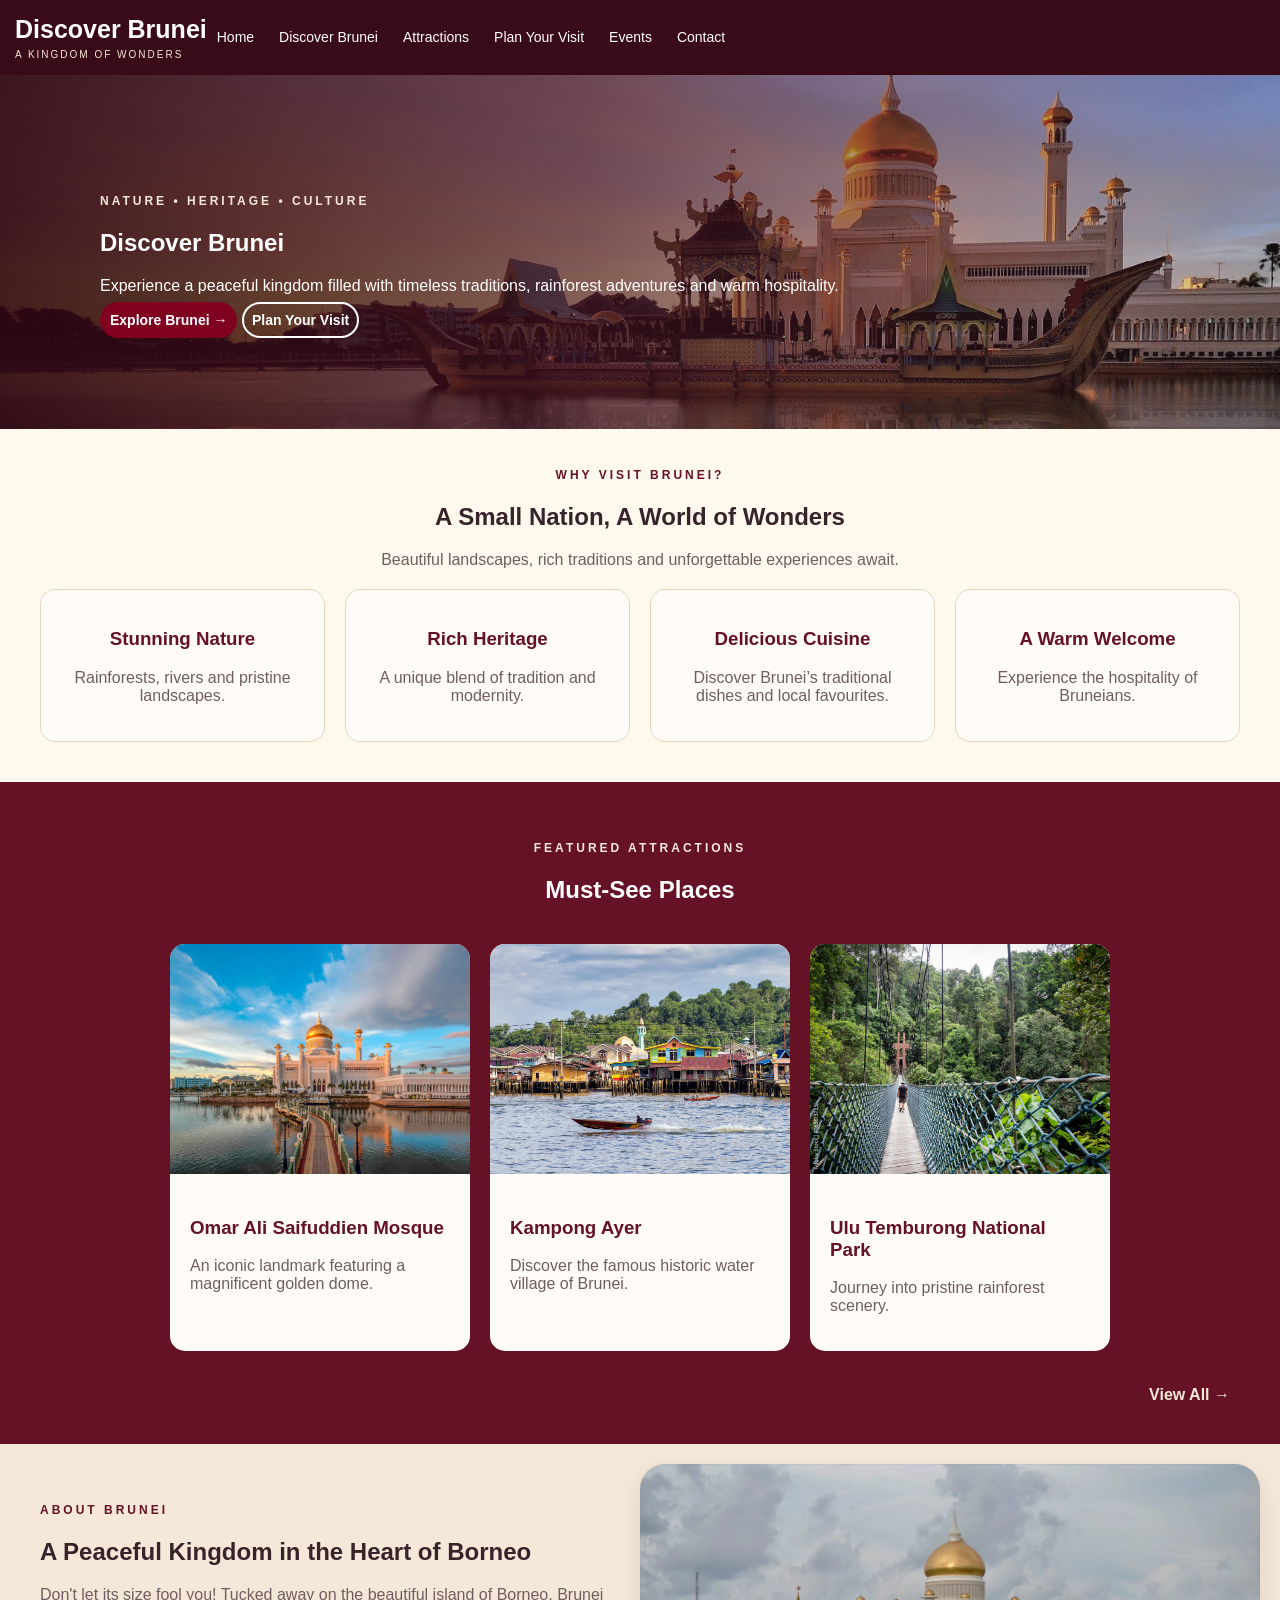
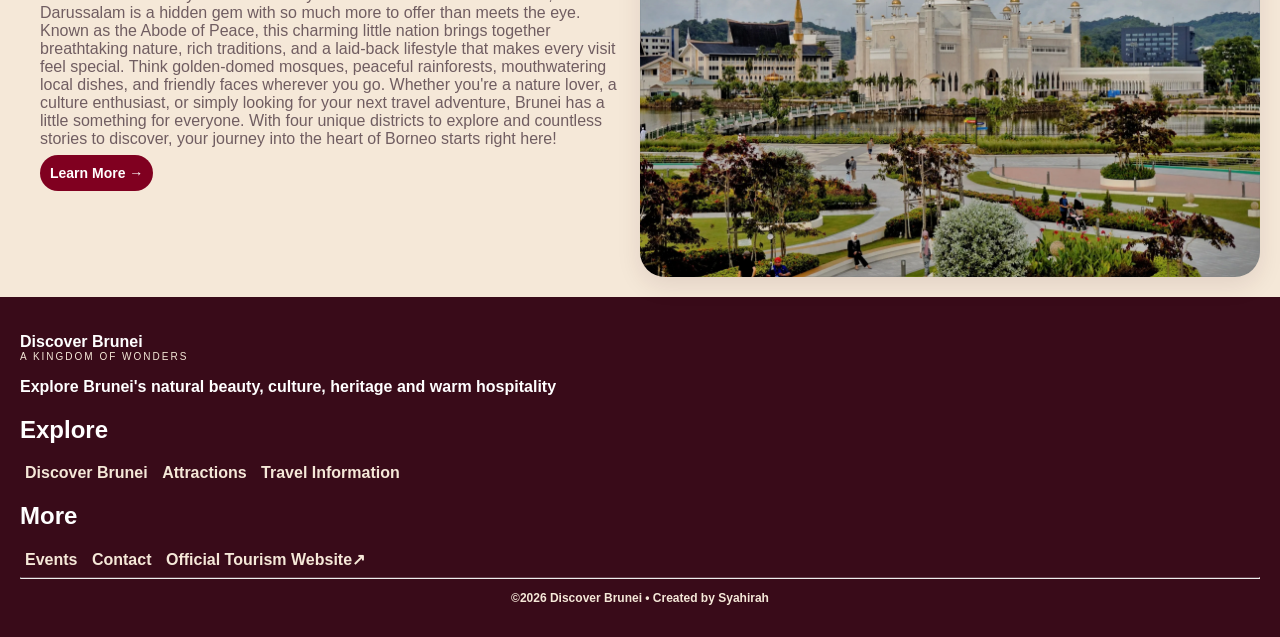
<file: index.html>
<!DOCTYPE html>
<html lang="en">
<head>
    <meta charset="UTF-8">
    <meta name="viewport" content="width=device-width, initial-scale=1.0">
    <title>Discover Brunei</title>
    <link rel="stylesheet" href="style.css">
    <link rel='stylesheet' href='https://cdn-uicons.flaticon.com/4.0.0/uicons-solid-rounded/css/uicons-solid-rounded.css'>
    <link rel='stylesheet' href='https://cdn-uicons.flaticon.com/4.0.0/uicons-thin-rounded/css/uicons-thin-rounded.css'>
    <link rel='stylesheet' href='https://cdn-uicons.flaticon.com/4.0.0/uicons-solid-straight/css/uicons-solid-straight.css'>
    
    
    <script src="script.js" defer></script>
</head>
<body>
    <header>
        <p>Discover Brunei<small>A KINGDOM OF WONDERS</small></p>
        
        <input type="checkbox" id="menu-toggle" aria-label="Toggle navigation menu">
        <label for="menu-toggle" class="hamburger">☰</label>
        
        <nav class="main-nav">
            <a href="index.html">Home</a>
            <a href="about.html">Discover Brunei</a>
            <a href="attraction.html">Attractions</a>
            <a href="plan.html">Plan Your Visit</a>
            <a href="event.html">Events</a>
            <a href="contact.html">Contact</a>
        </nav>
    </header>
    <main id="main">

        <section class="DiscoverBrunei">
            <p><small>NATURE • HERITAGE • CULTURE</small></p>
            <h1>Discover Brunei</h1>
            <p>Experience a peaceful kingdom filled with timeless traditions, rainforest adventures and warm hospitality.</p>
            <a class="btn" href="attraction.html">Explore Brunei →</a>
            <a class="plan-btn" href="plan.html">Plan Your Visit</a>
        </section>

        <section class="gridbox">
            <p><small>WHY VISIT BRUNEI?</small></p>
            <h2>A Small Nation, A World of Wonders</h2>
            <p>Beautiful landscapes, rich traditions and unforgettable experiences await.</p>
            
            <div class="gridbox-container">
                
                <article class="grid-box">
                    <div class="grid-card">
                        <i class="fi fi-sr-wheat"></i>
                        <h3>Stunning Nature</h3>
                        <p>Rainforests, rivers and pristine landscapes.</p>
                    </div>
                </article>
                
                <article class="grid-box">
                    <div class="grid-card">
                        <i class="fi fi-tr-museum"></i>
                        <h3>Rich Heritage</h3>
                        <p>A unique blend of tradition and modernity.</p>
                    </div>
                </article>
                
                <article class="grid-box">
                    <div class="grid-card">
                        <i class="fi fi-sr-room-service"></i>
                        <h3>Delicious Cuisine</h3>
                        <p>Discover Brunei’s traditional dishes and local favourites.</p>
                    </div>
                </article>
                
                <article class="grid-box">
                    <div class="grid-card">
                        <i class="fi fi-ss-people-roof"></i>
                        <h3>A Warm Welcome</h3>
                        <p>Experience the hospitality of Bruneians.</p>
                    </div>
                </article>
            
            </div>
        
        </section>

        <section class="flexbox">
            <p><small>FEATURED ATTRACTIONS</small></p>
            <h2>Must-See Places</h2>

            <div class="flexbox-container">
                <article class="flexbox-card">
                    <img src="images/soas-mosque.jpg" alt="soas mosque">
                    <div class="flexbox-caption">
                        <h3>Omar Ali Saifuddien Mosque</h3>
                        <p>An iconic landmark featuring a magnificent golden dome.</p>
                    </div>
                </article>
                
                <article class="flexbox-card">
                    <img src="images/water-village.jpg" alt="kampong ayer">
                    <div class="flexbox-caption">
                        <h3>Kampong Ayer</h3>
                        <p>Discover the famous historic water village of Brunei.</p>
                    </div>
                </article>
                
                <article class="flexbox-card">
                    <img src="images/ulu-temburong.jpg" alt="ulu temburong">
                    <div class="flexbox-caption">
                        <h3>Ulu Temburong National Park</h3>
                        <p>Journey into pristine rainforest scenery.</p>
                    </div>
                </article>

            </div>

                        <a href="attraction.html">View All →</a>
        </section>

        <section class="about-brunei">
            <div class="caption">
                <p><small>ABOUT BRUNEI</small></p>
                <h1>A Peaceful Kingdom in the Heart of Borneo</h1>
                <p>Don't let its size fool you! Tucked away on the beautiful island of Borneo, Brunei Darussalam is a hidden gem with so much more to offer than meets the eye. Known as the Abode of Peace, this charming little nation brings together breathtaking nature, rich traditions, and a laid-back lifestyle that makes every visit feel special. Think golden-domed mosques, peaceful rainforests, mouthwatering local dishes, and friendly faces wherever you go. Whether you're a nature lover, a culture enthusiast, or simply looking for your next travel adventure, Brunei has a little something for everyone. With four unique districts to explore and countless stories to discover, your journey into the heart of Borneo starts right here!</p>
                <a class="btn" href="about.html">Learn More →</a>  
            </div>
            
            <img src="images/about-brunei.jpg" alt="eco corridor bandar">
        </section>

    </main>
    <footer>
        <p>Discover Brunei<small>A KINGDOM OF WONDERS</small></p>
        <p>Explore Brunei's natural beauty, culture, heritage and warm hospitality</p>
        <h2>Explore</h2>
        <a href="about.html">Discover Brunei</a>
        <a href="attraction.html">Attractions</a>
        <a href="plan.html">Travel Information</a>
        <br>
        <h2>More</h2>
        <a href="event.html">Events</a>
        <a href="contact.html">Contact</a>
        <a href="https://www.bruneitourism.com/">Official Tourism Website↗</a>

        <hr>

        <p class="copyright">&copy;2026 Discover Brunei • Created by Syahirah</p>
    </footer>
</body>
</html>
</file>
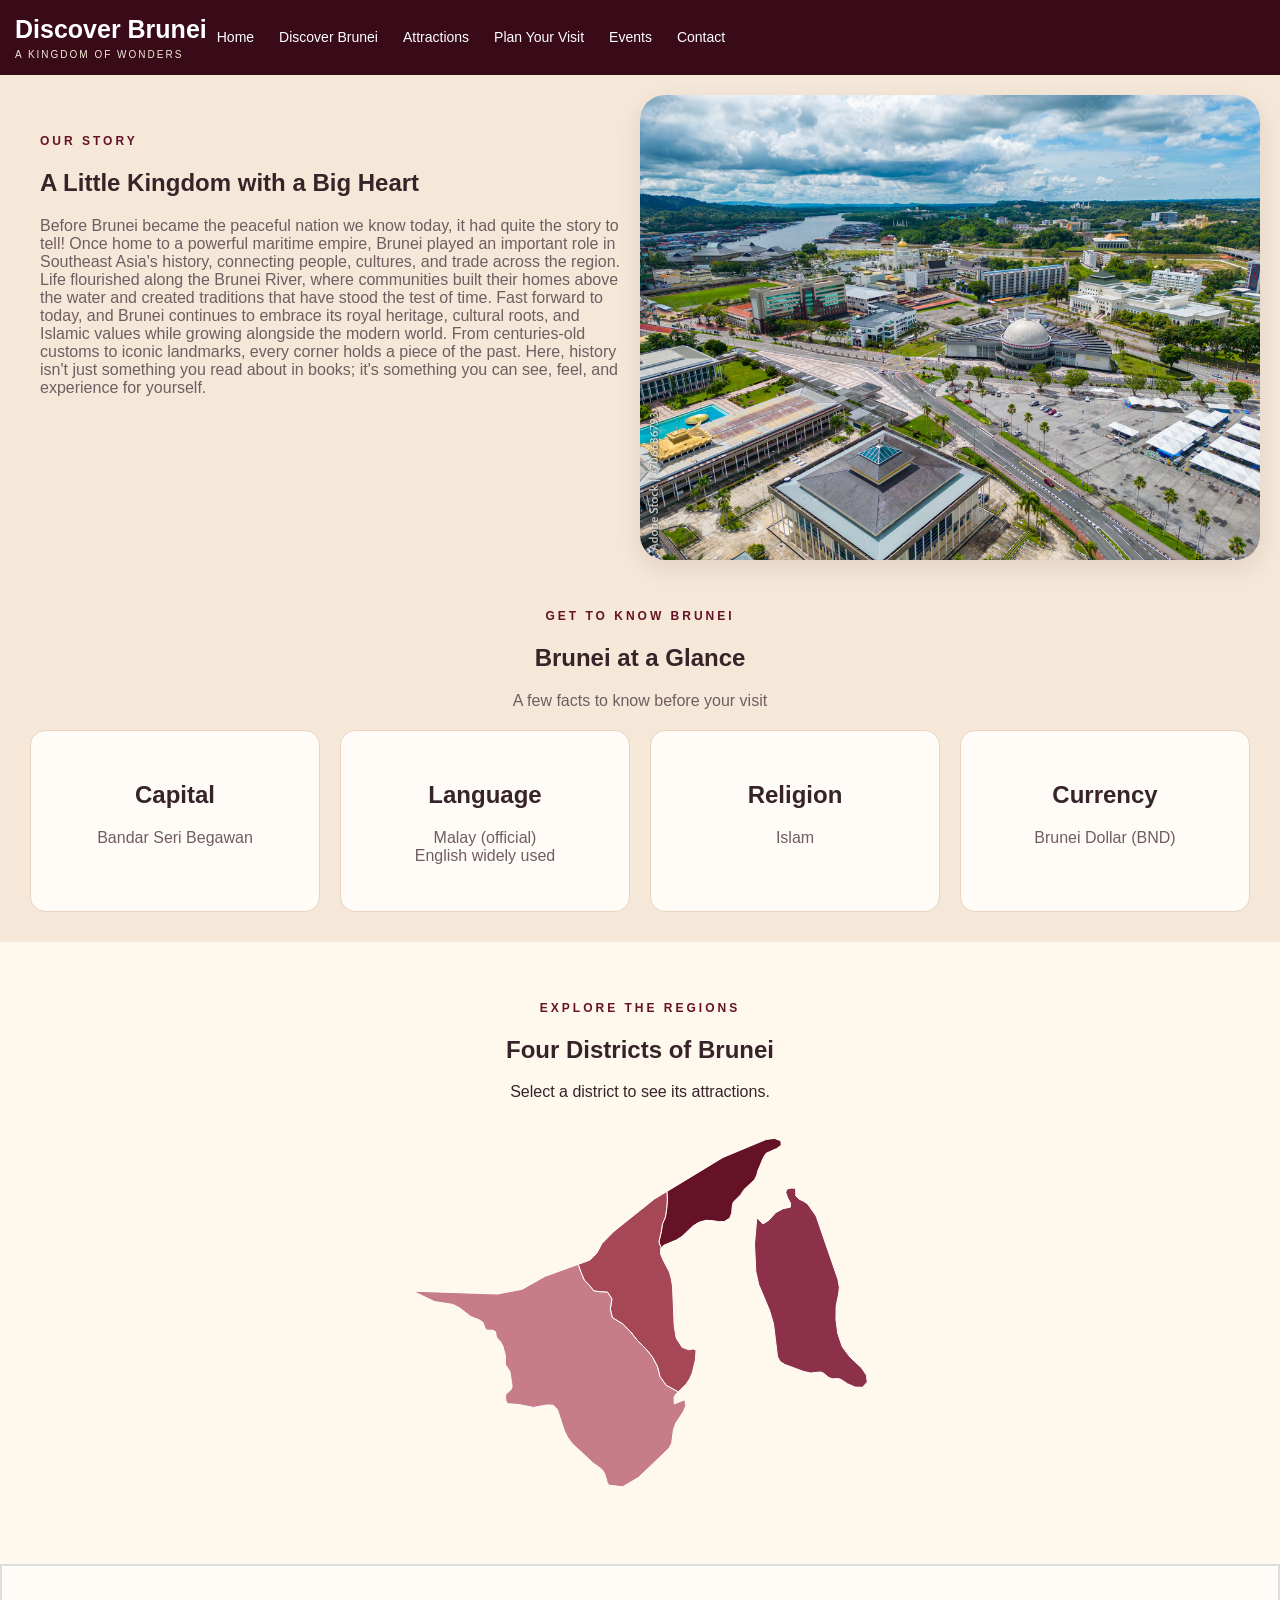
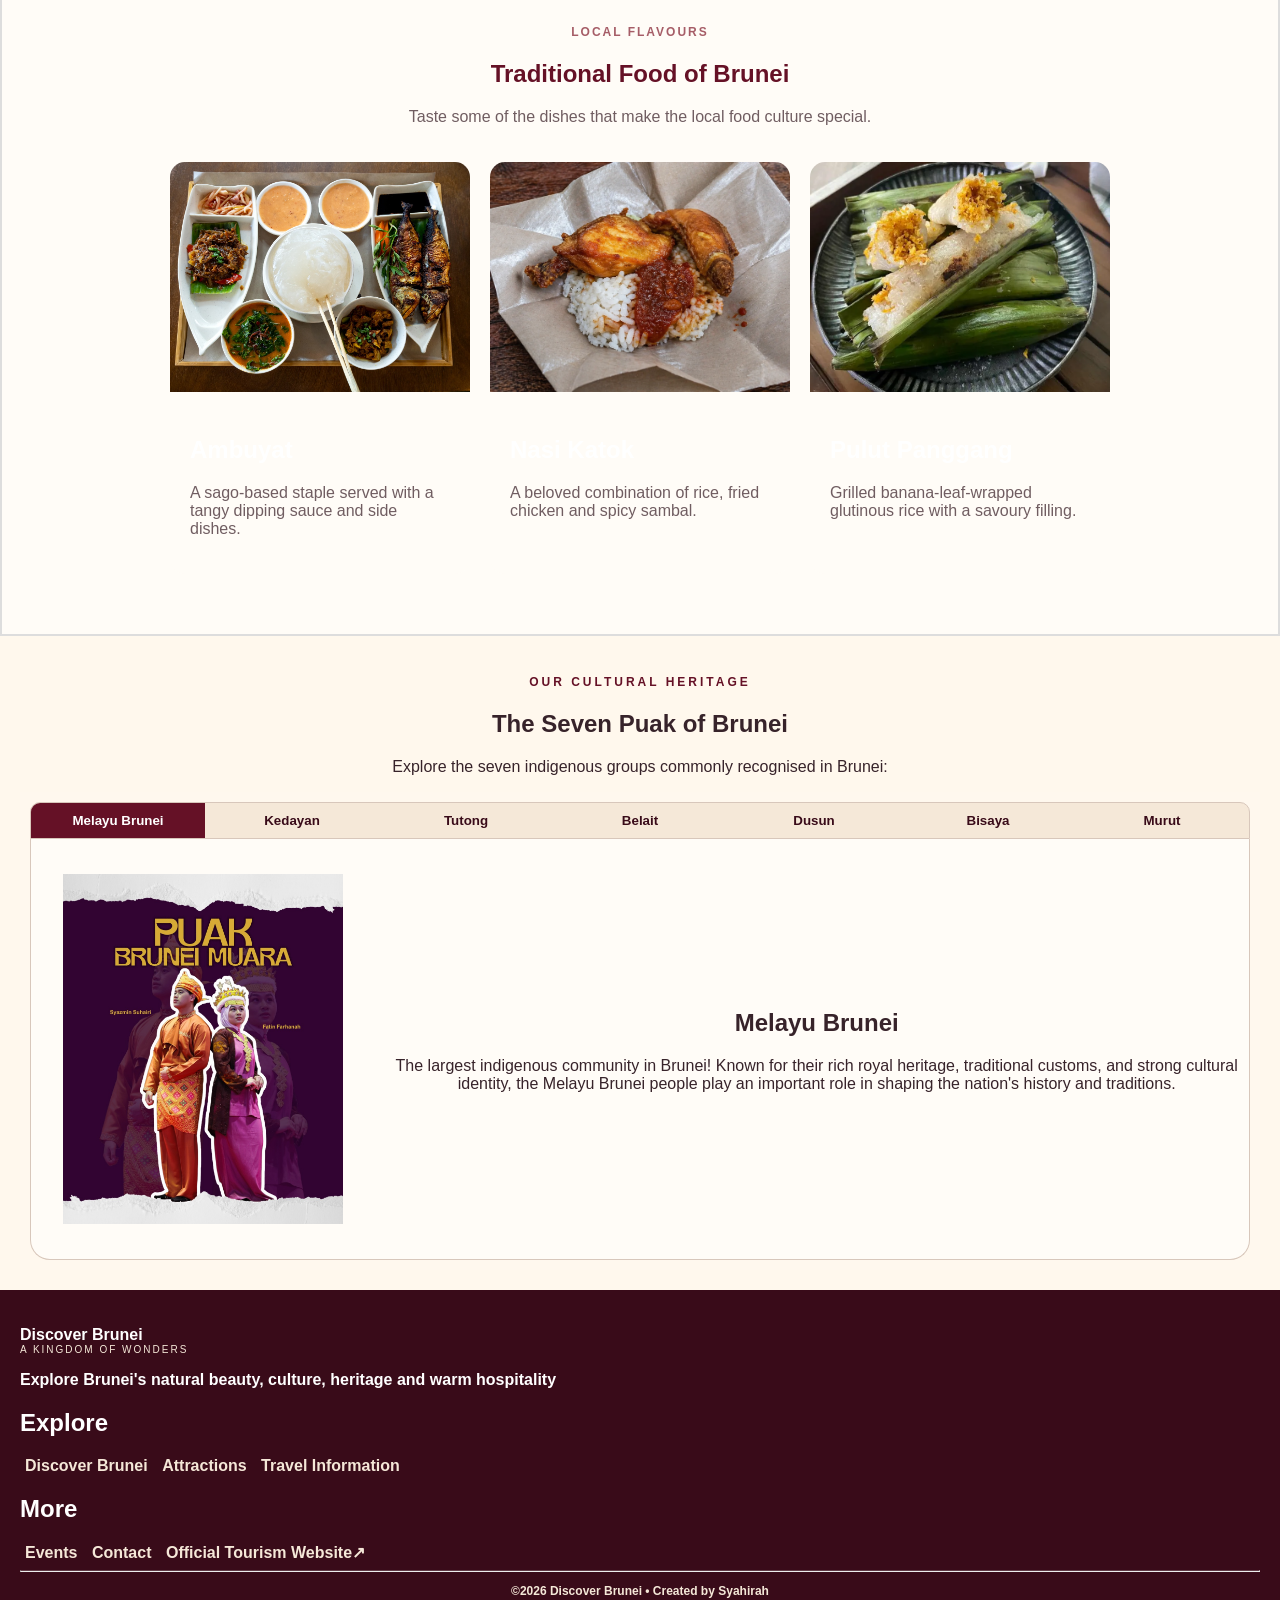
<file: about.html>
<!DOCTYPE html>
<html lang="en">
<head>
    <meta charset="UTF-8">
    <meta name="viewport" content="width=device-width, initial-scale=1.0">
    <title>Discover Brunei</title>
    <link rel="stylesheet" href="style.css">
    <link rel='stylesheet' href='https://cdn-uicons.flaticon.com/4.0.0/uicons-duotone-straight/css/uicons-duotone-straight.css'>
    <link rel='stylesheet' href='https://cdn-uicons.flaticon.com/4.0.0/uicons-solid-rounded/css/uicons-solid-rounded.css'>
    <link rel='stylesheet' href='https://cdn-uicons.flaticon.com/4.0.0/uicons-bold-rounded/css/uicons-bold-rounded.css'>

    <script src="script.js" defer></script>
</head>
<body>
    <header>
        <p>Discover Brunei<small>A KINGDOM OF WONDERS</small></p>
        
        <input type="checkbox" id="menu-toggle" aria-label="Toggle navigation menu">
        <label for="menu-toggle" class="hamburger">☰</label>
        
        <nav class="main-nav">
            <a href="index.html">Home</a>
            <a href="about.html">Discover Brunei</a>
            <a href="attraction.html">Attractions</a>
            <a href="plan.html">Plan Your Visit</a>
            <a href="event.html">Events</a>
            <a href="contact.html">Contact</a>
        </nav>
    </header>
    <main id="main">

        <section class="about-brunei">
            <div class="caption">
                 <p><small>OUR STORY</small></p>
            <h1>A Little Kingdom with a Big Heart</h1>
            <p>Before Brunei became the peaceful nation we know today, it had quite the story to tell! Once home to a powerful maritime empire, Brunei played an important role in Southeast Asia's history, connecting people, cultures, and trade across the region. Life flourished along the Brunei River, where communities built their homes above the water and created traditions that have stood the test of time. Fast forward to today, and Brunei continues to embrace its royal heritage, cultural roots, and Islamic values while growing alongside the modern world. From centuries-old customs to iconic landmarks, every corner holds a piece of the past. Here, history isn't just something you read about in books; it's something you can see, feel, and experience for yourself.</p> 
            </div>
            
            <img src="images/bandar.jpg" alt="above view of bandar brunei">
        </section>

        <section class="gridbox facts">
            <p><small>GET TO KNOW BRUNEI</small></p>
            <h1>Brunei at a Glance</h1>
            <P>A few facts to know before your visit</P>
            <div class="gridbox-container">
                
                <article class="grid-box">
                    <div class="grid-card">
                        <i class="fi fi-ds-office"></i>
                        <h2>Capital</h2>
                        <p>Bandar Seri Begawan</p>
                    </div>
                </article>
                
                <article class="grid-box">
                    <div class="grid-card">
                        <i class="fi fi-sr-translation-app"></i>
                        <h2>Language</h2>
                        <p>Malay (official)<br>English widely used</p>
                    </div>
                </article>
                
                <article class="grid-box">
                    <div class="grid-card">
                        <i class="fi fi-sr-mosque-moon"></i>
                        <h2>Religion</h2>
                        <p>Islam</p>
                    </div>
                </article>
                
                <article class="grid-box">
                    <div class="grid-card">
                        <i class="fi fi-br-sack-dollar"></i>
                        <h2>Currency</h2>
                        <p>Brunei Dollar (BND)</p>
                    </div>
                </article>

            </div>
        
        </section>

        <section class="district-map">
            <p><small>EXPLORE THE REGIONS</small></p>
            <h1>Four Districts of Brunei</h1>
            <p>Select a district to see its attractions.</p>

            <svg xmlns="http://www.w3.org/2000/svg"
         viewBox="0 0 1000 766"
         role="img"
         aria-label="Interactive map of Brunei's four districts">

        <g id="features">

            <!-- Temburong -->
            <a href="attraction.html#Temburong" aria-label="Explore Temburong">
                <path id="BNTE"
                      d="M811.3 134.5l0.4 15.3 6.2 6.2 8.9 4.3 8.6 5.8 16.8 23.9 43.6 126.5 2.9 15.9-1.1 11.6-5.3 26.4-0.4 26.4 3.7 28.2 8.8 26.3 15.4 20.6 23.4 22.1 9.7 14.3 1.6 13.9-9.6 10.5-14.6-0.5-15.5-6.8-12.1-8.1-5.8-2.1-12.9 0.5-6.9-3-10.4-8.7-5.6-2.1-20 2.1-13.9-3.1-38-14.1-8.8-5.9-5.4-9.5-8-66-7.8-26.4-21.8-52.1-5.8-26-2.6-54.5 4.6-53.1 12.3 12.6 12.2-7.8 13.2-14.8 14.9-8 14.5-3 0.4-7.8-5.7-10.5-3.9-11.2 1.5-5.2 4.3-2.6 6.3-0.8 7.5 0.3 0.2 0z"/>
            </a>

            <!-- Brunei-Muara -->
            <a href="attraction.html#BruneiMuara" aria-label="Explore Brunei-Muara">
                <path id="BNBM"
                      d="M542.3 253.6l-0.1-0.2-4.5-11.3 5-21.6 2.2-14.7 5.8-13.5 2.6-17.1 1.4-18.4-1-15.8 112.3-68.2 86.3-35.9 16.8-2.1 12.6 4.9 0.9 8.8-9.7 6.8-20.8 9.4-5.6 9-11.1 26.7-1.9 8-4.5 9.2-20.8 19.2-6.7 10.7-15.2 15.2-2.1 10.3-0.6 11.2-4.3 10.3-10.6 6.5-11.8 0.3-12.2-2.1-12.3-0.6-14.9 4.1-12.1 7.6-21.5 20.6-11.3 7.1-24.5 10.3-5.8 5.3z"/>
            </a>

            <!-- Tutong -->
            <a href="attraction.html#Tutong" aria-label="Explore Tutong">
                <path id="BNTU"
                      d="M542.3 253.6l-0.8 0.8-0.4 11.1 5 12.4 12.9 24.7 3.8 13.8 2.3 14.9 3.3 78.2 4 24.5 11.9 18.7 13.1 4.8 9.9-1.7 4.9 3.3-1.5 19.2-6.1 25.3-5 11.3-7.2 11.3-16 15.6-0.2-0.1-1.6-0.9-22.3-12.2-12.4-17.5-5.2-20.4-10.5-19.6-12.9-15.9-16.1-15.7-14.4-18.2-15.4-15.3-20.8-12.9-4-16.7 3.2-20.4-8.7-13.6-15.4-0.9-12.3-1.6-8.6-11.3-10.3-10.5-6.5-15.3-5.7-16.1 23.3-8.4 14-13.8 10.3-19.4 24.1-24.5 80.6-64.4 25.1-15.2 1 15.8-1.4 18.4-2.6 17.1-5.8 13.5-2.2 14.7-5 21.6 4.5 11.3 0.1 0.2z"/>
            </a>

            <!-- Belait -->
            <a href="attraction.html#Belait" aria-label="Explore Belait">
                <path id="BNBE"
                      d="M576.4 541.8l-4.3 4.1-3.9 6.1 0.4 13.8 20.9-8.5 2.2 11.7-4.8 12.2-15.2 22.9-4.7 13-3.7 27.6-5.2 9.8-61.4 58.7-31.4 18.4-27.5-3.2-3.3-5.3-4.9-16.6-3.3-6.9-5.3-5.1-14.1-9.9-42-38.9-9.5-12.8-6.6-13.1-13.8-42.3-8.4-8.9-12.4-0.7-27.3 4.9-29.2-5.8-22.8-1.6-3.1-6.1-1.1-10 2.1-3.9 9.3-8.2 2.2-6.4-4.5-29.9-9.1-13.7 0-18.7-5.2-18.8-3.9-7.3-7.1-7.8-2.2-4.4-0.6-5.2-1.5-4.5-4.9-1.9-10.2-0.3-4.2-2-5.1-13.7-7.8-5.1-16.5-6.3-21.8-17.1-14-7.3-36.6-5.6-43.6-20.9 168.8 5.7 50-9.5 46.1-26 65.9-23.8 5.7 16.1 6.5 15.3 10.3 10.5 8.6 11.3 12.3 1.6 15.4 0.9 8.7 13.6-3.2 20.4 4 16.7 20.8 12.9 15.4 15.3 14.4 18.2 16.1 15.7 12.9 15.9 10.5 19.6 5.2 20.4 12.4 17.5 22.3 12.2 1.6 0.9 0.2 0.1z"/>
            </a>

        </g>
    </svg>
        </section>

        <section class="flexbox food">
            <p><small>LOCAL FLAVOURS</small></p>
            <h1>Traditional Food of Brunei</h1>
            <p>Taste some of the dishes that make the local food culture special.</p>

            <div class="flexbox-container">

                <article class="flexbox-card">
                    <img src="images/ambuyat.jpeg" alt="ambuyat">
                    <div class="flexbox-caption">
                        <h2>Ambuyat</h2>
                        <p>A sago-based staple served with a tangy dipping sauce and side dishes.</p>
                    </div>
                </article>

                <article class="flexbox-card">
                    <img src="images/nasi-katok.jpg" alt="nasi katok">
                    <div class="flexbox-caption">
                         <h2>Nasi Katok</h2>
                         <p>A beloved combination of rice, fried chicken and spicy sambal.</p>
                    </div>
                </article>

                <article class="flexbox-card">
                    <img src="images/pulut-panggang.jpg" alt="pulut panggang">
                    <div class="flexbox-caption">
                        <h2>Pulut Panggang</h2>
                    <p>Grilled banana-leaf-wrapped glutinous rice with a savoury filling.</p>
                    </div>
                </article>

            </div>

        </section>
        
        <section class="puak">
            <p><small>OUR CULTURAL HERITAGE</small></p>
            <h1>The Seven Puak of Brunei</h1>
            <p>Explore the seven indigenous groups commonly recognised in Brunei:</p>

            <div class="seven-puak">
            <div class="tab">
                <button class="tablinks" onclick="openCity(event, 'MelayuBrunei')">Melayu Brunei</button>
                <button class="tablinks" onclick="openCity(event, 'Kedayan')">Kedayan</button>
                <button class="tablinks" onclick="openCity(event, 'Tutong')">Tutong</button>
                <button class="tablinks" onclick="openCity(event, 'Belait')">Belait</button>
                <button class="tablinks" onclick="openCity(event, 'Dusun')">Dusun</button>
                <button class="tablinks" onclick="openCity(event, 'Bisaya')">Bisaya</button>
                <button class="tablinks" onclick="openCity(event, 'Murut')">Murut</button>
            </div>
            
            <div id="MelayuBrunei" class="tabcontent">
                <img src="images/melayu-brunie.jpg" alt="melayu brunei attire">
                <div class="ethnic">
                    <h2>Melayu Brunei</h2>
                    <p>The largest indigenous community in Brunei! Known for their rich royal heritage, traditional customs, and strong cultural identity, the Melayu Brunei people play an important role in shaping the nation's history and traditions.</p>
                </div>
            </div>
            
            <div id="Kedayan" class="tabcontent">
                <img src="images/kedayan.jpg" alt="kedayan attire">
                <div class="ethnic">
                    <h2>Kedayan</h2>
                    <p>With a strong connection to farming and village life, the Kedayan community is known for its agricultural heritage, distinctive language, and traditions passed down through generations.</p>
                </div>
            </div>
            
            <div id="Tutong" class="tabcontent">
                <img src="images/p.tutong.jpg" alt="tutong attire">
                <div class="ethnic">
                    <h2>Tutong</h2>
                    <p>The Tutong community brings its own unique language, customs, and cultural identity to Brunei. Their traditions reflect generations of history and a strong connection to their roots.</p>
                </div>
            </div>

            <div id="Belait" class="tabcontent">
                <img src="images/p.belait.jpg" alt="belait attire">
                <div class="ethnic">
                    <h2>Belait</h2>
                    <p>Beyond Belait's modern developments lies a rich cultural history. The Belait community preserves its distinctive language, traditions, and identity, adding to Brunei's cultural diversity.</p>
                </div>
            </div>

            <div id="Dusun" class="tabcontent">
                <img src="images/dusun.jpg" alt="dusun attire">
                <div class="ethnic">
                    <h2>Dusun</h2>
                    <p>Deeply connected to nature and traditional farming, the Dusun community has a rich heritage shaped by its surroundings, unique customs, and cultural celebrations.</p>
                </div>
            </div>

            <div id="Bisaya" class="tabcontent">
                <img src="images/bisaya.jpg" alt="bisaya attire">
                <div class="ethnic">
                    <h2>Bisaya</h2>
                    <p>Rich in culture and traditions, the Bisaya community is known for its agricultural roots, distinctive customs, and strong sense of community that continues through generations.</p>
                </div>
            </div>

            <div id="Murut" class="tabcontent">
                <img src="images/murut.jpg" alt="murut attire">
                <div class="ethnic">
                    <h2>Murut</h2>
                    <p>Known for their vibrant cultural heritage, the Murut community has unique customs, traditional crafts, and a strong connection to the forests and highlands of Borneo.</p>
                </div>
            </div>
            </div>
        </section>

    </main>
    <footer>
        <p>Discover Brunei<small>A KINGDOM OF WONDERS</small></p>
        <p>Explore Brunei's natural beauty, culture, heritage and warm hospitality</p>
        <h2>Explore</h2>
        <a href="about.html">Discover Brunei</a>
        <a href="attraction.html">Attractions</a>
        <a href="plan.html">Travel Information</a>
        <br>
        <h2>More</h2>
        <a href="event.html">Events</a>
        <a href="contact.html">Contact</a>
        <a href="https://www.bruneitourism.com/">Official Tourism Website↗</a>

        <hr>

        <p class="copyright">&copy;2026 Discover Brunei • Created by Syahirah</p>
    </footer>
</body>
</html>
</file>
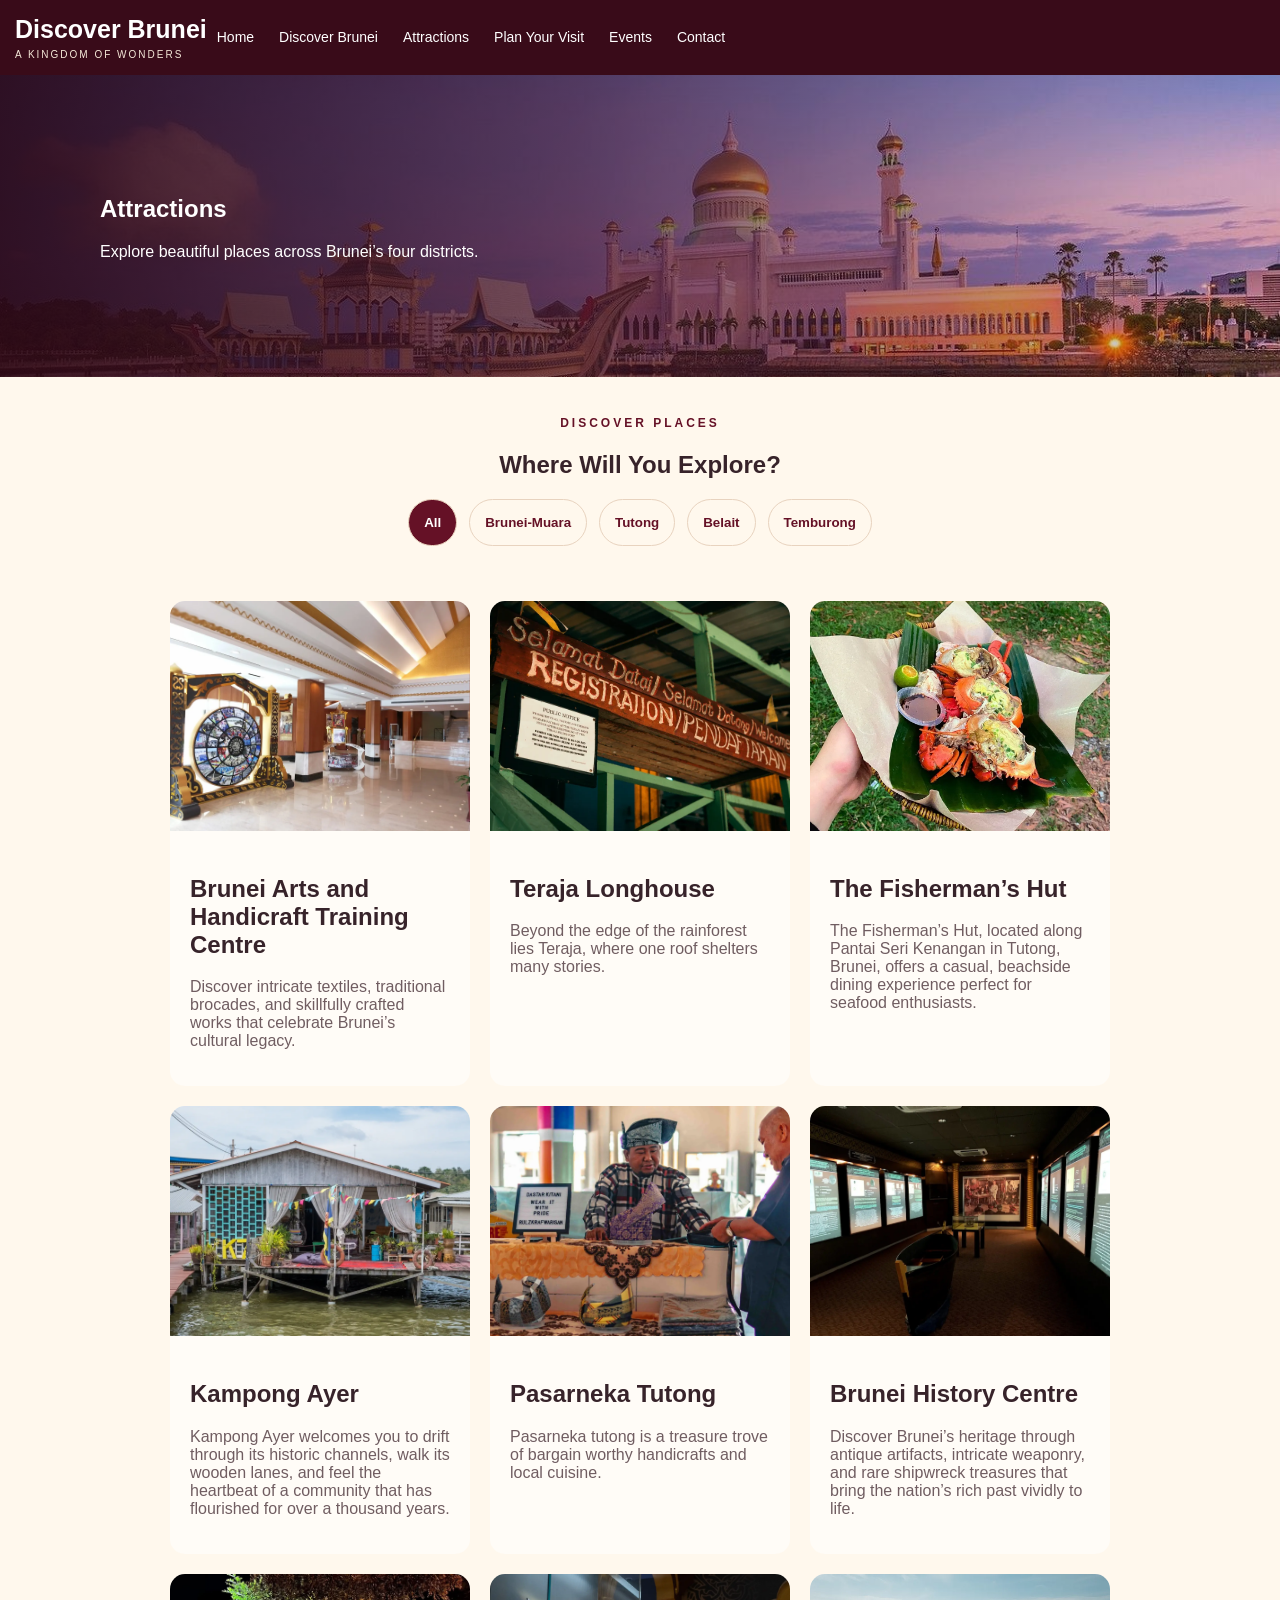
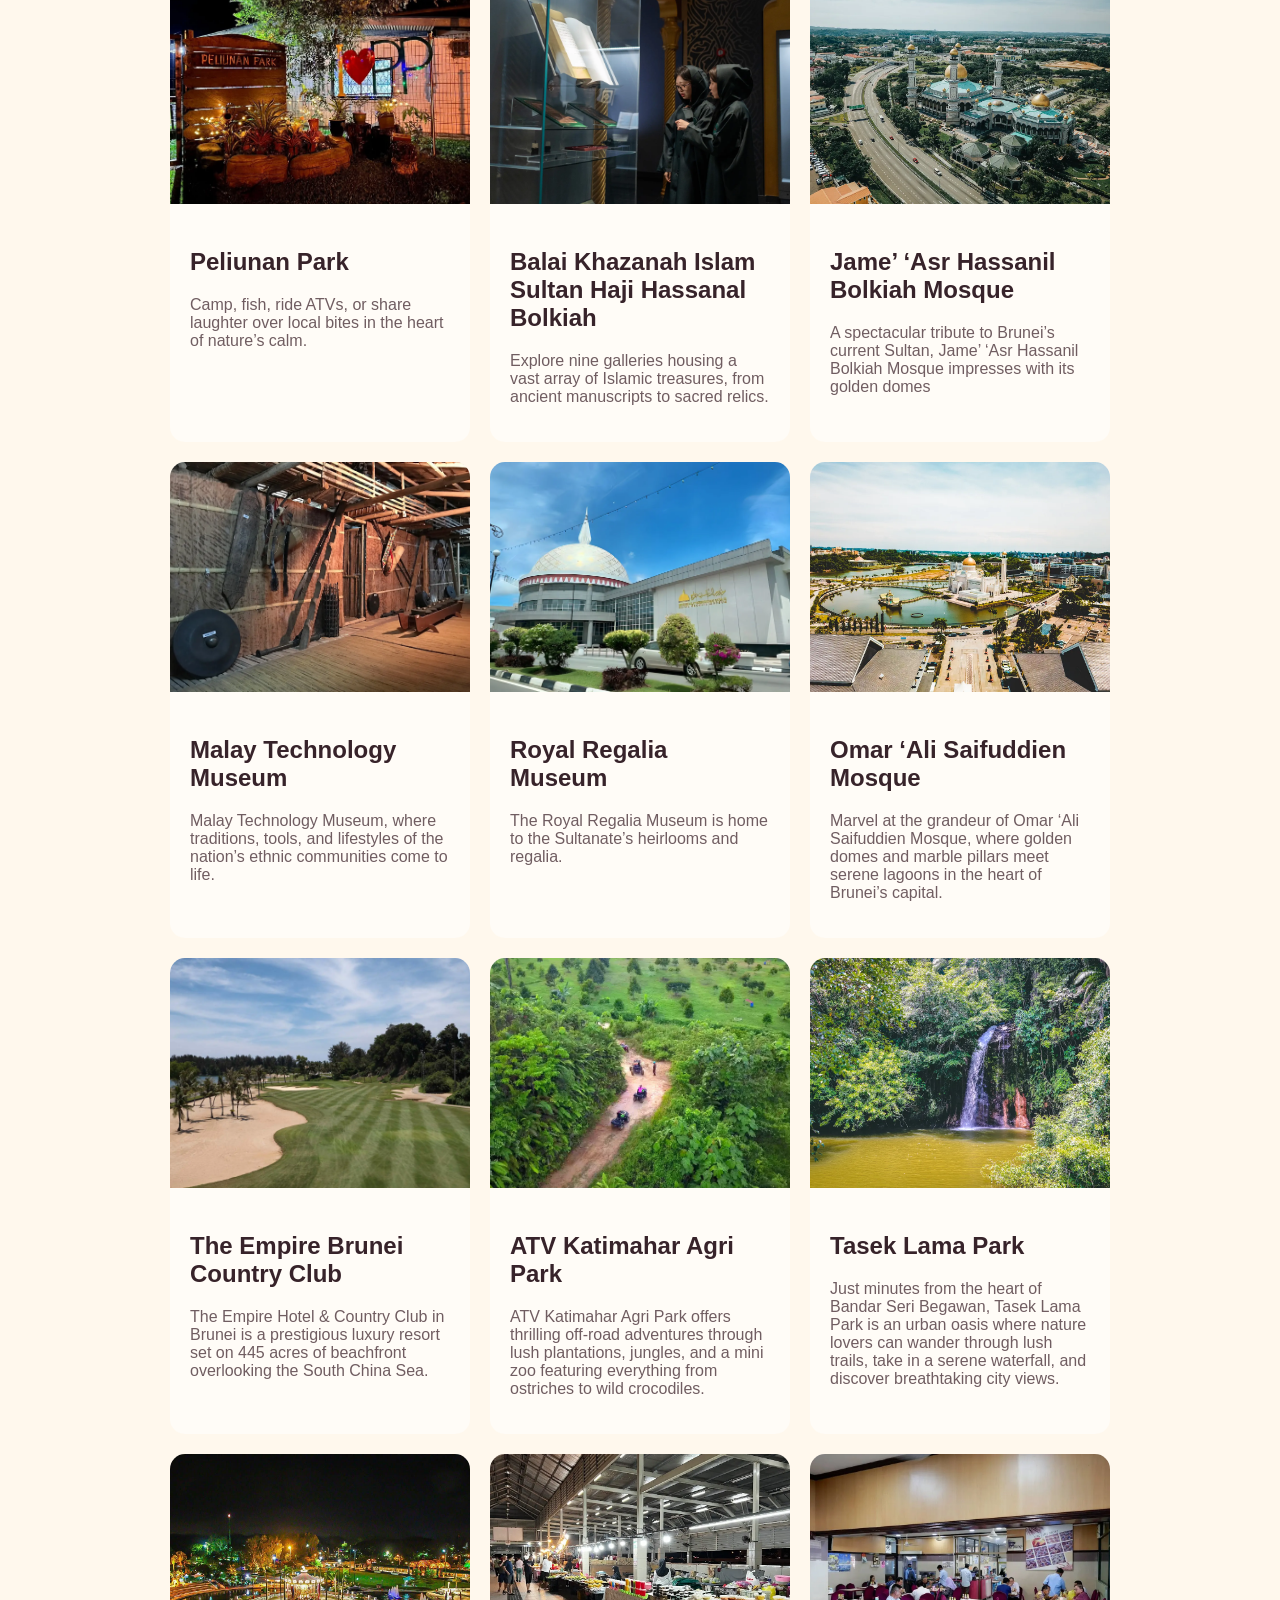
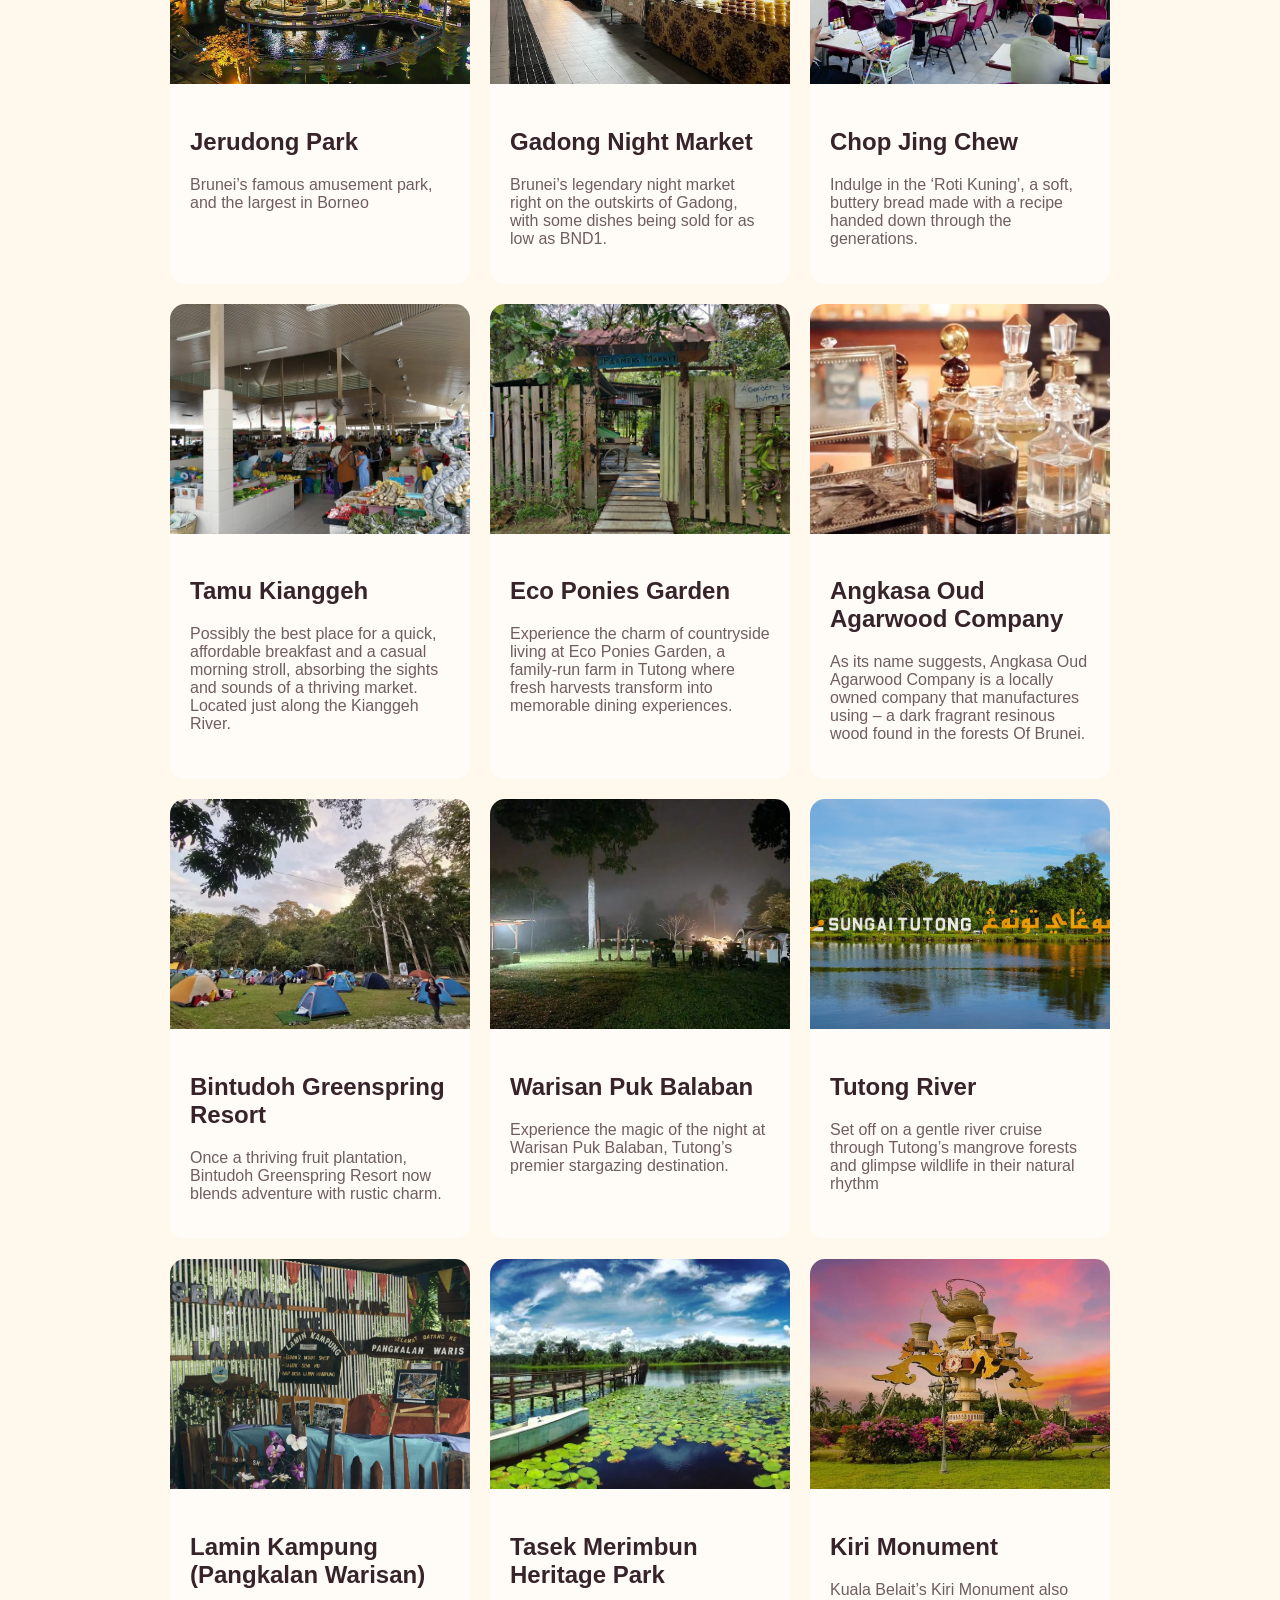
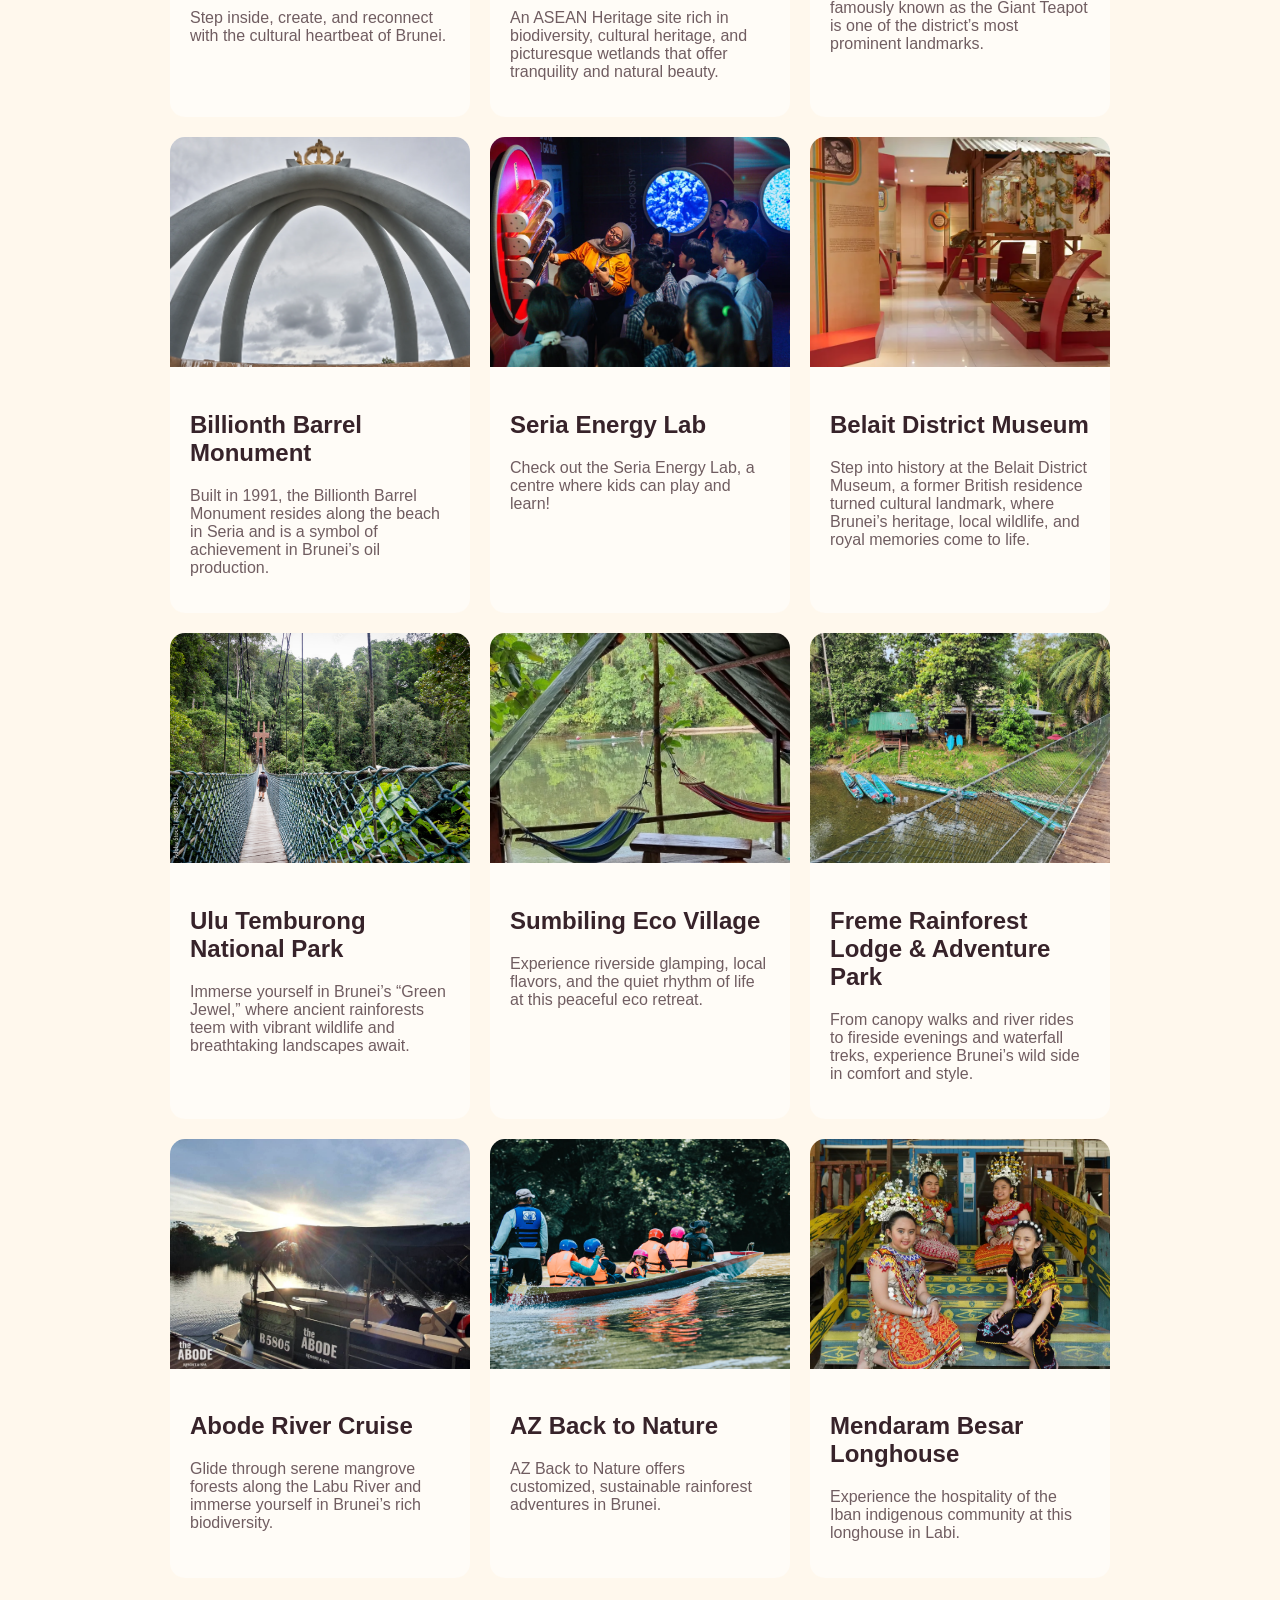
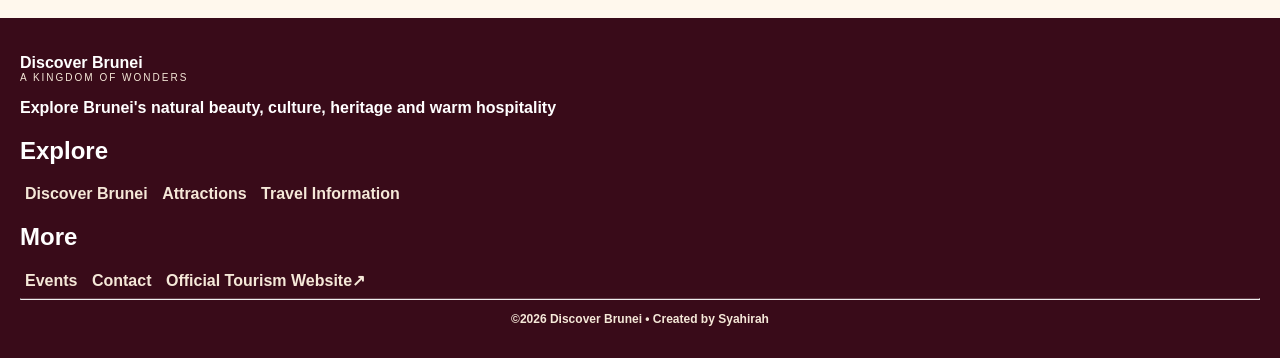
<file: attraction.html>
<!DOCTYPE html>
<html lang="en">
<head>
    <meta charset="UTF-8">
    <meta name="viewport" content="width=device-width, initial-scale=1.0">
    <title>Discover Brunei</title>
    <link rel="stylesheet" href="style.css">
    <script src="script.js" defer></script>
</head>
<body>
    <header>
        <p>Discover Brunei<small>A KINGDOM OF WONDERS</small></p>
        
        <input type="checkbox" id="menu-toggle" aria-label="Toggle navigation menu">
        <label for="menu-toggle" class="hamburger">☰</label>
        
        <nav class="main-nav">
            <a href="index.html">Home</a>
            <a href="about.html">Discover Brunei</a>
            <a href="attraction.html">Attractions</a>
            <a href="plan.html">Plan Your Visit</a>
            <a href="event.html">Events</a>
            <a href="contact.html">Contact</a>
        </nav>
    </header>
    <main id="main">

        <section class="Attractions">
            <h1>Attractions</h1>
            <p>Explore beautiful places across Brunei’s four districts.</p>
        </section>

        <section class="grid-gallery">
            <p><small>DISCOVER PLACES</small></p>
            <h1>Where Will You Explore?</h1>

            <!--from W3School - https://www.w3schools.com/howto/tryit.asp?filename=tryhow_js_filter_elements-->
            <div id="myBtnContainer">
                <button class="filterBtn active" onclick="filterSelection('all')">All</button>
                <button class="filterBtn" onclick="filterSelection('BruneiMuara')">Brunei-Muara</button>
                <button class="filterBtn" onclick="filterSelection('Tutong')">Tutong</button>
                <button class="filterBtn" onclick="filterSelection('Belait')">Belait</button>
                <button class="filterBtn" onclick="filterSelection('Temburong')">Temburong</button>
            </div>

            <div class="flexbox-container">

                <article class="flexbox-card BruneiMuara">
                    <img src="images/handicraftcentre.jpg" alt="handicraft centre">
                    <div class="flexbox-caption">
                        <h2>Brunei Arts and Handicraft Training Centre</h2>
                        <p>Discover intricate textiles, traditional brocades, and skillfully crafted works that celebrate Brunei’s cultural legacy.</p>
                    </div>
                </article>

                <article class="flexbox-card Belait">
                    <img src="images/teraja-longhouse.jpg" alt="teraja longhouse">
                    <div class="flexbox-caption">
                        <h2>Teraja Longhouse</h2>
                        <p>Beyond the edge of the rainforest lies Teraja, where one roof shelters many stories.</p>
                    </div>
                </article>

                <article class="flexbox-card Tutong">
                    <img src="images/fishermanhut.jpg" alt="fisherman hut">
                    <div class="flexbox-caption">
                        <h2>The Fisherman’s Hut</h2>
                        <p>The Fisherman’s Hut, located along Pantai Seri Kenangan in Tutong, Brunei, offers a casual, beachside dining experience perfect for seafood enthusiasts.</p>
                    </div>
                </article>

                <article class="flexbox-card BruneiMuara">
                    <img src="images/kg-ayer-kunyit-7-lodge.jpg" alt="kg ayer kunyit 7 lodge">
                    <div class="flexbox-caption">
                        <h2>Kampong Ayer</h2>
                        <p>Kampong Ayer welcomes you to drift through its historic channels, walk its wooden lanes, and feel the heartbeat of a community that has flourished for over a thousand years.</p>
                    </div>
                </article>

                <article class="flexbox-card Tutong">
                    <img src="images/pasarnekatutong.jpg" alt="pasarneka tutong">
                    <div class="flexbox-caption">
                        <h2>Pasarneka Tutong</h2>
                        <p>Pasarneka tutong is a treasure trove of bargain worthy handicrafts and local cuisine.</p>
                    </div>
                </article>

                <article class="flexbox-card BruneiMuara">
                    <img src="images/bruneihistorycentre.jpg" alt="brunei history centre">
                    <div class="flexbox-caption">
                        <h2>Brunei History Centre</h2>
                        <p>Discover Brunei’s heritage through antique artifacts, intricate weaponry, and rare shipwreck treasures that bring the nation’s rich past vividly to life.</p>
                    </div>
                </article>

                <article class="flexbox-card Temburong">
                    <img src="images/peliunan-park.jpg" alt="peliunan park">
                    <div class="flexbox-caption">
                        <h2>Peliunan Park</h2>
                        <p>Camp, fish, ride ATVs, or share laughter over local bites in the heart of nature’s calm. </p>
                    </div>
                </article>

                <article class="flexbox-card BruneiMuara">
                    <img src="images/balai-khazanah.jpg" alt="balai khazanah">
                    <div class="flexbox-caption">
                        <h2>Balai Khazanah Islam Sultan Haji Hassanal Bolkiah</h2>
                        <p>Explore nine galleries housing a vast array of Islamic treasures, from ancient manuscripts to sacred relics.</p>
                    </div>
                </article>

                <article class="flexbox-card BruneiMuara">
                    <img src="images/masjidjame.jpg" alt="majid jame">
                    <div class="flexbox-caption">
                        <h2>Jame’ ‘Asr Hassanil Bolkiah Mosque</h2>
                        <p>A spectacular tribute to Brunei’s current Sultan, Jame’ ‘Asr Hassanil Bolkiah Mosque impresses with its golden domes</p>
                    </div>
                </article>

                <article class="flexbox-card BruneiMuara">
                    <img src="images/malaytechmuseum.jpg" alt="malay tech museum">
                    <div class="flexbox-caption">
                        <h2>Malay Technology Museum</h2>
                        <p>Malay Technology Museum, where traditions, tools, and lifestyles of the nation’s ethnic communities come to life.</p>
                    </div>
                </article>

                <article class="flexbox-card BruneiMuara">
                    <img src="images/royalregalia.jpg" alt="royal regalia">
                    <div class="flexbox-caption">
                        <h2>Royal Regalia Museum</h2>
                        <p>The Royal Regalia Museum is home to the Sultanate’s heirlooms and regalia.</p>
                    </div>
                </article>

                <article class="flexbox-card BruneiMuara">
                    <img src="images/soas.jpg" alt="soas">
                    <div class="flexbox-caption">
                        <h2>Omar ‘Ali Saifuddien Mosque</h2>
                        <p>Marvel at the grandeur of Omar ‘Ali Saifuddien Mosque, where golden domes and marble pillars meet serene lagoons in the heart of Brunei’s capital.</p>
                    </div>
                </article>

                <article class="flexbox-card BruneiMuara">
                    <img src="images/the-empire-country-club.jpg" alt="the empire country club">
                    <div class="flexbox-caption">
                        <h2>The Empire Brunei Country Club</h2>
                        <p>The Empire Hotel & Country Club in Brunei is a prestigious luxury resort set on 445 acres of beachfront overlooking the South China Sea.</p>
                    </div>
                </article>

                <article class="flexbox-card BruneiMuara">
                    <img src="images/atv-katimahar.jpg" alt="atv katimahar">
                    <div class="flexbox-caption">
                        <h2>ATV Katimahar Agri Park</h2>
                        <p>ATV Katimahar Agri Park offers thrilling off-road adventures through lush plantations, jungles, and a mini zoo featuring everything from ostriches to wild crocodiles.</p>
                    </div>
                </article>

                <article class="flexbox-card BruneiMuara">
                    <img src="images/taseklama.jpg" alt="tasek lama">
                    <div class="flexbox-caption">
                        <h2>Tasek Lama Park</h2>
                        <p>Just minutes from the heart of Bandar Seri Begawan, Tasek Lama Park is an urban oasis where nature lovers can wander through lush trails, take in a serene waterfall, and discover breathtaking city views.</p>
                    </div>
                </article>

                <article class="flexbox-card BruneiMuara">
                    <img src="images/jerudong-park-night.jpg" alt="jerudong park night">
                    <div class="flexbox-caption">
                        <h2>Jerudong Park</h2>
                        <p>Brunei’s famous amusement park, and the largest in Borneo</p>
                    </div>
                </article>

                <article class="flexbox-card BruneiMuara">
                    <img src="images/gadongnightmarket.jpg" alt="gadong night market">
                    <div class="flexbox-caption">
                        <h2>Gadong Night Market</h2>
                        <p>Brunei’s legendary night market right on the outskirts of Gadong, with some dishes being sold for as low as BND1.</p>
                    </div>
                </article>

                <article class="flexbox-card BruneiMuara">
                    <img src="images/jinchew.jpg" alt="jin chew">
                    <div class="flexbox-caption">
                        <h2>Chop Jing Chew</h2>
                        <p>Indulge in the ‘Roti Kuning’, a soft, buttery bread made with a recipe handed down through the generations.</p>
                    </div>
                </article>

                <article class="flexbox-card BruneiMuara">
                    <img src="images/tamukianggeh.jpg" alt="tamu kianggeh">
                    <div class="flexbox-caption">
                        <h2>Tamu Kianggeh</h2>
                        <p>Possibly the best place for a quick, affordable breakfast and a casual morning stroll, absorbing the sights and sounds of a thriving market. Located just along the Kianggeh River.</p>
                    </div>
                </article>

                <article class="flexbox-card Tutong">
                    <img src="images/ecoponies.jpg" alt="eco ponies">
                    <div class="flexbox-caption">
                        <h2>Eco Ponies Garden</h2>
                        <p>Experience the charm of countryside living at Eco Ponies Garden, a family-run farm in Tutong where fresh harvests transform into memorable dining experiences.</p>
                    </div>
                </article>

                <article class="flexbox-card Tutong">
                    <img src="images/angkasa-oud.jpg" alt="angkasa oud">
                    <div class="flexbox-caption">
                        <h2>Angkasa Oud Agarwood Company</h2>
                        <p>As its name suggests, Angkasa Oud Agarwood Company is a locally owned company that manufactures using – a dark fragrant resinous wood found in the forests Of Brunei. </p>
                    </div>
                </article>

                <article class="flexbox-card Tutong">
                    <img src="images/bintudoh.jpg" alt="bintudoh">
                    <div class="flexbox-caption">
                        <h2>Bintudoh Greenspring Resort</h2>
                        <p>Once a thriving fruit plantation, Bintudoh Greenspring Resort now blends adventure with rustic charm. </p>
                    </div>
                </article>

                <article class="flexbox-card Tutong">
                    <img src="images/puk-balaban.jpg" alt="puk balaban">
                    <div class="flexbox-caption">
                        <h2>Warisan Puk Balaban</h2>
                        <p>Experience the magic of the night at Warisan Puk Balaban, Tutong’s premier stargazing destination. </p>
                    </div>
                </article>

                <article class="flexbox-card Tutong">
                    <img src="images/tutong-river-brunei.jpg" alt="tutong river brunei">
                    <div class="flexbox-caption">
                        <h2>Tutong River</h2>
                        <p>Set off on a gentle river cruise through Tutong’s mangrove forests and glimpse wildlife in their natural rhythm</p>
                    </div>
                </article>

                <article class="flexbox-card Tutong">
                    <img src="images/lamin-kampung.jpg" alt="lamin kampung">
                    <div class="flexbox-caption">
                        <h2>Lamin Kampung (Pangkalan Warisan)</h2>
                        <p>Step inside, create, and reconnect with the cultural heartbeat of Brunei.</p>
                    </div>
                </article>

                <article class="flexbox-card Tutong">
                    <img src="images/tasekmerimbun.jpg" alt="tasek merimbun">
                    <div class="flexbox-caption">
                        <h2>Tasek Merimbun Heritage Park</h2>
                        <p>An ASEAN Heritage site rich in biodiversity, cultural heritage, and picturesque wetlands that offer tranquility and natural beauty.</p>
                    </div>
                </article>

                <article class="flexbox-card Belait">
                    <img src="images/kiri-monument.jpg" alt="kiri monument">
                    <div class="flexbox-caption">
                        <h2>Kiri Monument</h2>
                        <p>Kuala Belait’s Kiri Monument also famously known as the Giant Teapot is one of the district’s most prominent landmarks. </p>
                    </div>
                </article>

                <article class="flexbox-card Belait">
                    <img src="images/billionth-barrel.jpg" alt="billionth barrel">
                    <div class="flexbox-caption">
                        <h2>Billionth Barrel Monument</h2>
                        <p>Built in 1991, the Billionth Barrel Monument resides along the beach in Seria and is a symbol of achievement in Brunei’s oil production.</p>
                    </div>
                </article>

                <article class="flexbox-card Belait">
                    <img src="images/seria-ener-lab.jpg" alt="seria ener lab">
                    <div class="flexbox-caption">
                        <h2>Seria Energy Lab</h2>
                        <p>Check out the Seria Energy Lab, a centre where kids can play and learn! </p>
                    </div>
                </article>
                
                <article class="flexbox-card Belait">
                    <img src="images/belaitmuseum.jpg" alt="belait museum">
                    <div class="flexbox-caption">
                        <h2>Belait District Museum</h2>
                        <p>Step into history at the Belait District Museum, a former British residence turned cultural landmark, where Brunei’s heritage, local wildlife, and royal memories come to life.</p>
                    </div>
                </article>

                <article class="flexbox-card Temburong">
                    <img src="images/ulu-temburong.jpg" alt="Ulu Temburong Park Bridge">
                    <div class="flexbox-caption">
                        <h2>Ulu Temburong National Park</h2>
                        <p>Immerse yourself in Brunei’s “Green Jewel,” where ancient rainforests teem with vibrant wildlife and breathtaking landscapes await.</p>
                    </div>
                </article>

                <article class="flexbox-card Temburong">
                    <img src="images/sumbiling.jpg" alt="sumbiling">
                    <div class="flexbox-caption">
                        <h2>Sumbiling Eco Village</h2>
                        <p>Experience riverside glamping, local flavors, and the quiet rhythm of life at this peaceful eco retreat.</p>
                    </div>
                </article>

                <article class="flexbox-card Temburong">
                    <img src="images/freme-rainforest.jpg" alt="freme rainforest">
                    <div class="flexbox-caption">
                        <h2>Freme Rainforest Lodge & Adventure Park</h2>
                        <p>From canopy walks and river rides to fireside evenings and waterfall treks, experience Brunei’s wild side in comfort and style.</p>
                    </div>
                </article>

                <article class="flexbox-card Temburong">
                    <img src="images/abode-river-cruise.jpg" alt="abode river cruise">
                    <div class="flexbox-caption">
                        <h2>Abode River Cruise</h2>
                        <p>Glide through serene mangrove forests along the Labu River and immerse yourself in Brunei’s rich biodiversity. </p>
                    </div>
                </article>

                <article class="flexbox-card Temburong">
                    <img src="images/azbacktonature.jpg" alt="AZ back to nature">
                    <div class="flexbox-caption">
                        <h2>AZ Back to Nature</h2>
                        <p>AZ Back to Nature offers customized, sustainable rainforest adventures in Brunei. </p>
                    </div>
                </article>

                <article class="flexbox-card Belait">
                    <img src="images/mendaram-longhouse.jpg" alt="mendaram longhouse">
                    <div class="flexbox-caption">
                        <h2>Mendaram Besar Longhouse</h2>
                        <p>Experience the hospitality of the Iban indigenous community at this longhouse in Labi. </p>
                    </div>
                </article>

            </div>

        </section>

    </main>
    <footer>
        <p>Discover Brunei<small>A KINGDOM OF WONDERS</small></p>
        <p>Explore Brunei's natural beauty, culture, heritage and warm hospitality</p>
        <h2>Explore</h2>
        <a href="about.html">Discover Brunei</a>
        <a href="attraction.html">Attractions</a>
        <a href="plan.html">Travel Information</a>
        <br>
        <h2>More</h2>
        <a href="event.html">Events</a>
        <a href="contact.html">Contact</a>
        <a href="https://www.bruneitourism.com/">Official Tourism Website↗</a>

        <hr>

        <p class="copyright">&copy;2026 Discover Brunei • Created by Syahirah</p>
    </footer>
</body>
</html>
</file>
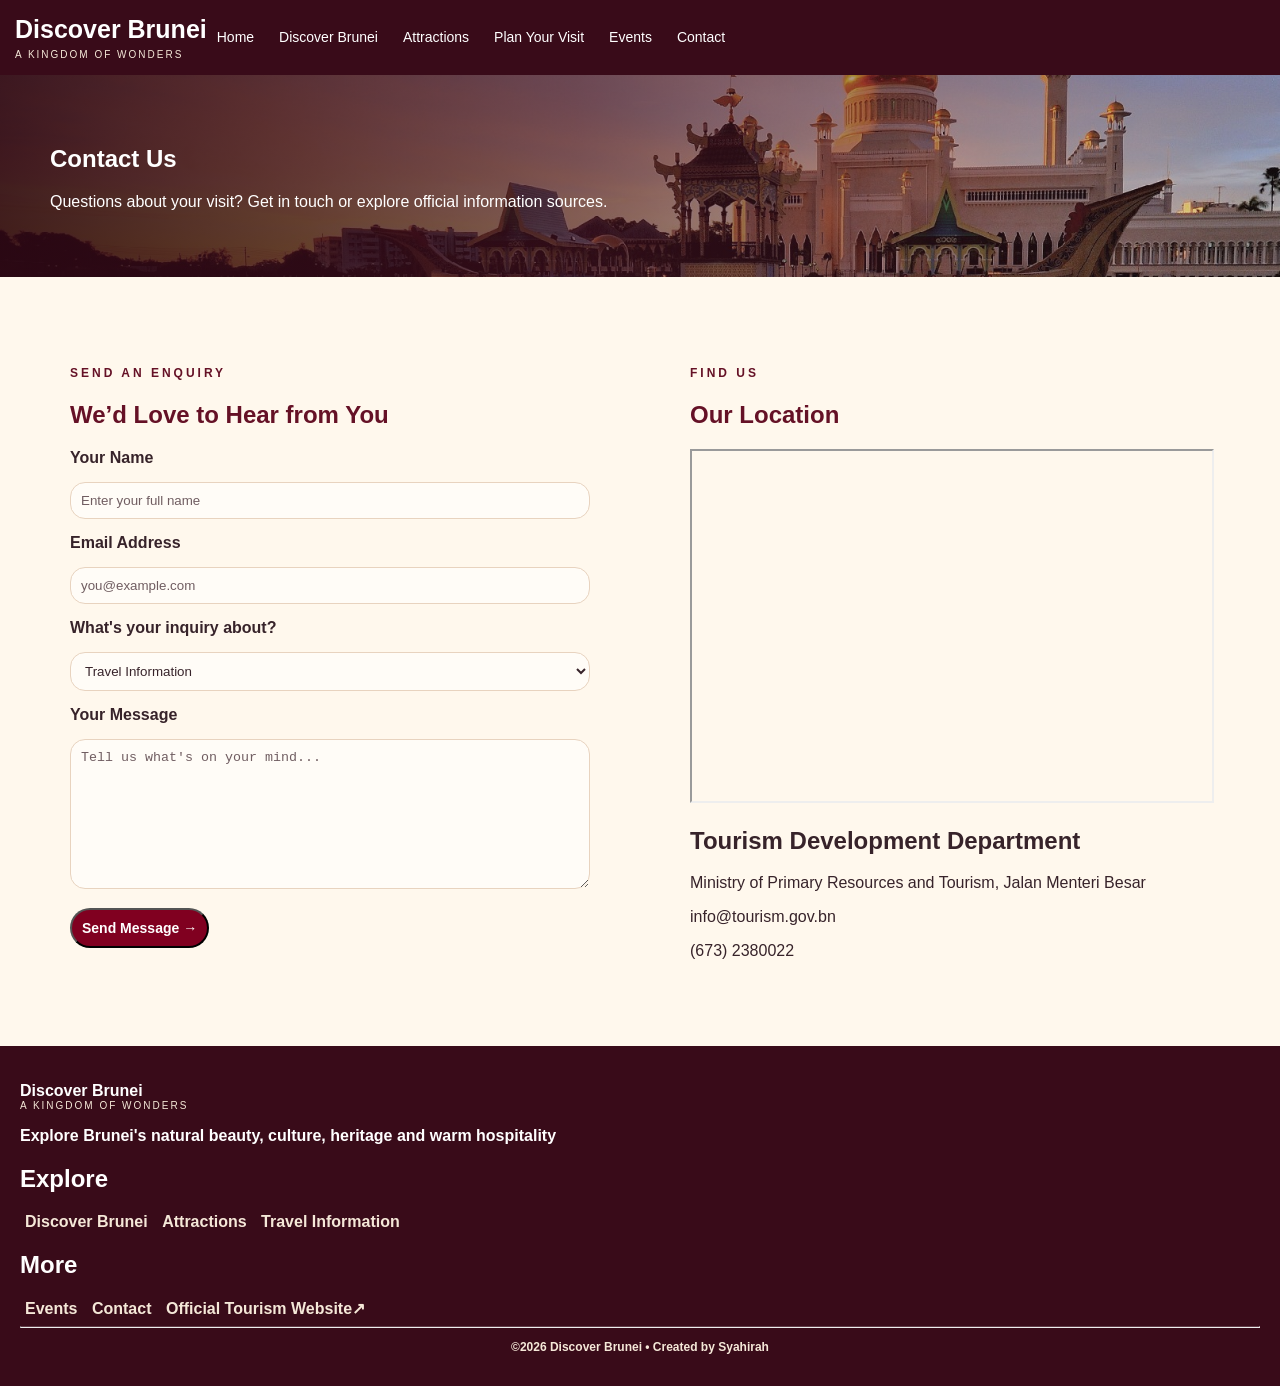
<file: contact.html>
<!DOCTYPE html>
<html lang="en">
<head>
    <meta charset="UTF-8">
    <meta name="viewport" content="width=device-width, initial-scale=1.0">
    <title>Discover Brunei</title>
    <link rel="stylesheet" href="style.css">
    <link rel='stylesheet' href='https://cdn-uicons.flaticon.com/4.0.0/uicons-solid-straight/css/uicons-solid-straight.css'>
    <link rel='stylesheet' href='https://cdn-uicons.flaticon.com/4.0.0/uicons-solid-rounded/css/uicons-solid-rounded.css'>

    <script src="script.js" defer></script>
</head>
<body>
    <header>
        <p>Discover Brunei<small>A KINGDOM OF WONDERS</small></p>
        
        <input type="checkbox" id="menu-toggle" aria-label="Toggle navigation menu">
        <label for="menu-toggle" class="hamburger">☰</label>
        
        <nav class="main-nav">
            <a href="index.html">Home</a>
            <a href="about.html">Discover Brunei</a>
            <a href="attraction.html">Attractions</a>
            <a href="plan.html">Plan Your Visit</a>
            <a href="event.html">Events</a>
            <a href="contact.html">Contact</a>
        </nav>
    </header>
    <main id="main">

        <section class="ContactUs">
            <h1>Contact Us</h1>
            <p>Questions about your visit? Get in touch or explore official information sources.</p>
        </section>

        <section class="enquiry">
            <div class="contact-form">
            <p><small>SEND AN ENQUIRY</small></p>
            <h1>We’d Love to Hear from You</h1>
            
            <form action="submit.php" method="POST">
                <label for="name">Your Name</label>
                <input type="text" id="name" name="name" placeholder="Enter your full name" required>
                    
                <label for="email">Email Address</label>
                <input type="email" id="email" name="email" placeholder="you@example.com" required>
                    
                <label for="inquiry">What's your inquiry about?</label>
                <select id="inquiry" name="inquiry">
                    <option value="Travel Information">Travel Information</option>
                    <option value="Events & Fstivals">Events & Festivals</option>
                    <option value="Tourist Attractions">Tourist Attractions</option>
                    <option value="Other Inquiries">Other Inquiries</option>
                </select>
                
                <label for="message">Your Message</label>
                <textarea id="message" name="message" placeholder="Tell us what's on your mind..." required></textarea>
 
                <button class="btn" type="submit">Send Message →</button>
            </form>
            </div>

            <div class="location">
                <p><small>FIND US</small></p>
                <h1>Our Location</h1>

                <iframe src="https://www.google.com/maps/embed?pb=!1m18!1m12!1m3!1d3457.5283081808366!2d114.9414693742858!3d4.9191872950567666!2m3!1f0!2f0!3f0!3m2!1i1024!2i768!4f13.1!3m3!1m2!1s0x3222f51ebf1fda1f%3A0x340a37b8029f929d!2sMinistry%20of%20Primary%20Resources%20%26%20Tourism!5e1!3m2!1sen!2sbn!4v1793430726831!5m2!1sen!2sbn" allowfullscreen="" loading="lazy" referrerpolicy="strict-origin-when-cross-origin"></iframe>

                <h2>Tourism Development Department</h2>
                <p><i class="fi fi-ss-map-pin"></i>  Ministry of Primary Resources and Tourism, Jalan Menteri Besar</p>
                <p><i class="fi fi-sr-clip-mail"></i>  info@tourism.gov.bn</p>
                <p><i class="fi fi-sr-phone-call"></i>  (673) 2380022</p>
            </div> 
        </section>

    </main>
    <footer>
        <p>Discover Brunei<small>A KINGDOM OF WONDERS</small></p>
        <p>Explore Brunei's natural beauty, culture, heritage and warm hospitality</p>
        <h2>Explore</h2>
        <a href="about.html">Discover Brunei</a>
        <a href="attraction.html">Attractions</a>
        <a href="plan.html">Travel Information</a>
        <br>
        <h2>More</h2>
        <a href="event.html">Events</a>
        <a href="contact.html">Contact</a>
        <a href="https://www.bruneitourism.com/">Official Tourism Website↗</a>

        <hr>

        <p class="copyright">&copy;2026 Discover Brunei • Created by Syahirah</p>
    </footer>
</body>
</html>
</file>
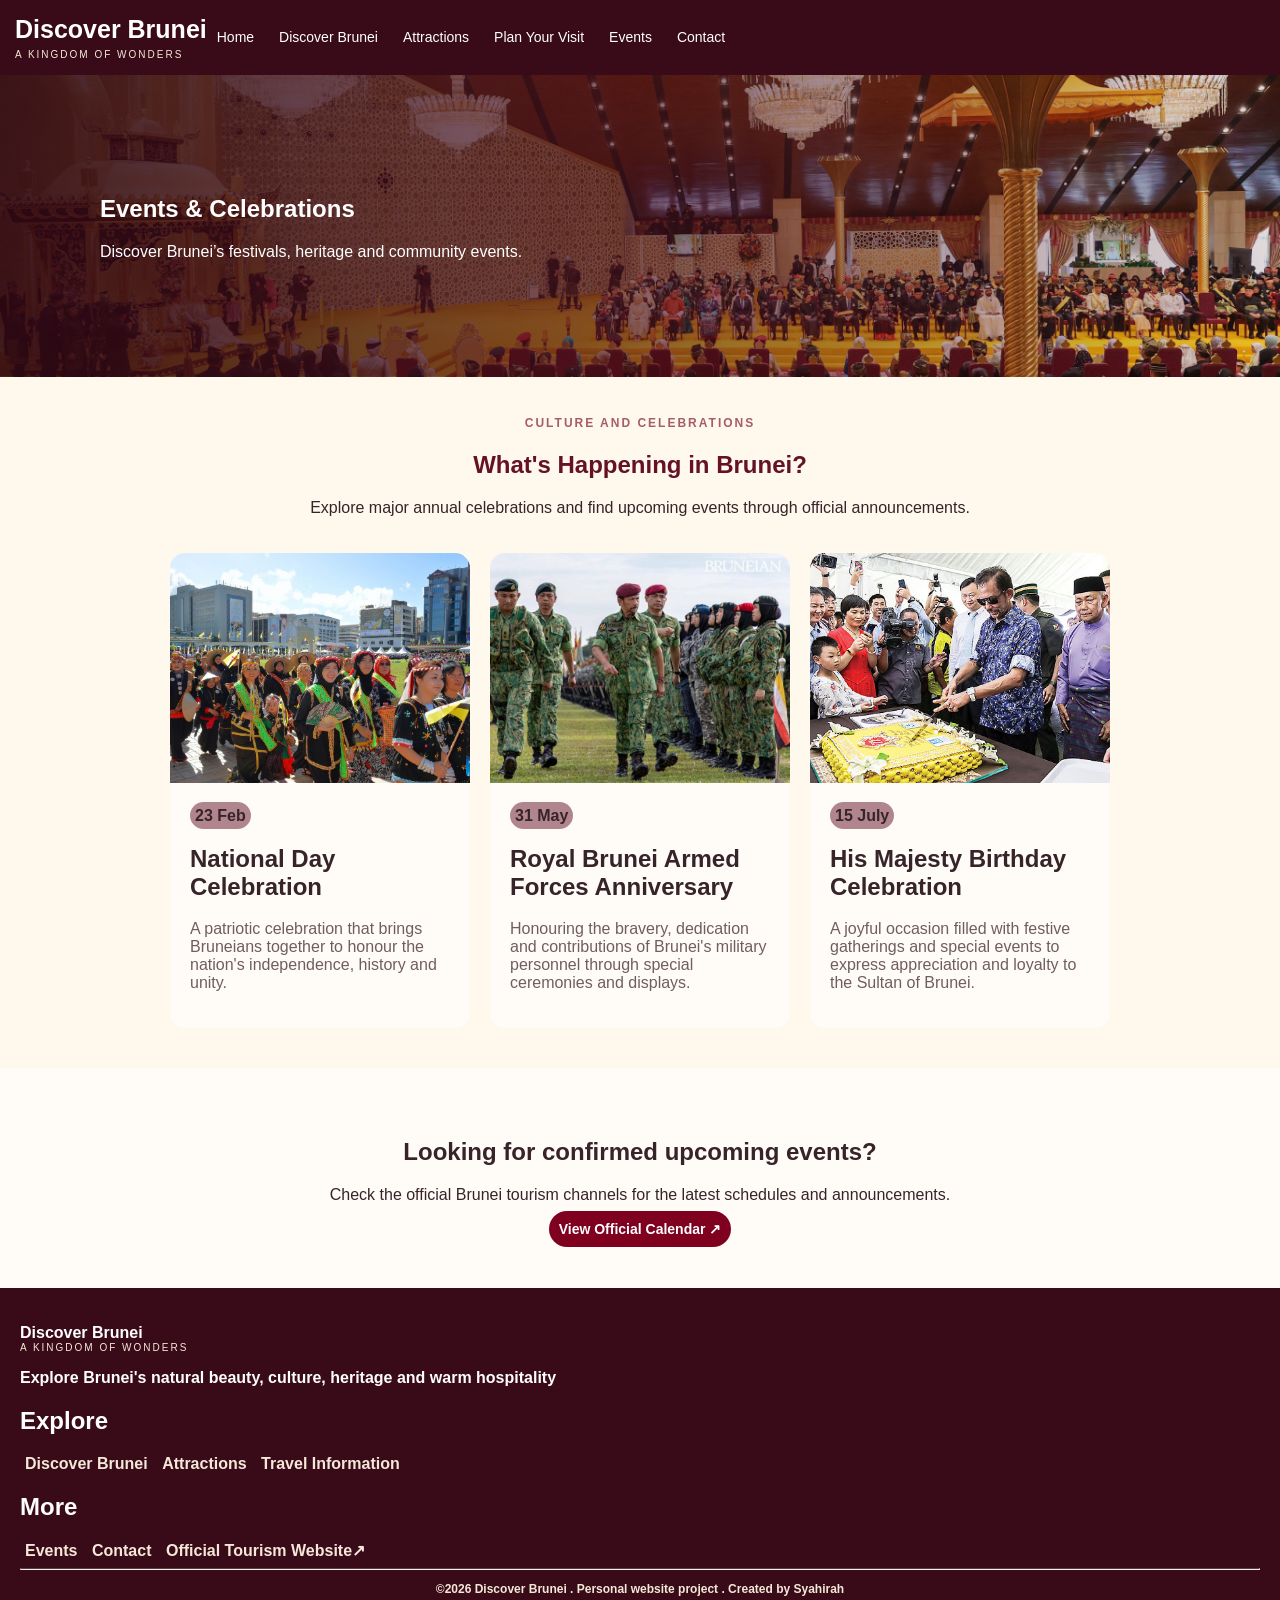
<file: event.html>
<!DOCTYPE html>
<html lang="en">
<head>
    <meta charset="UTF-8">
    <meta name="viewport" content="width=device-width, initial-scale=1.0">
    <title>Discover Brunei</title>
    <link rel="stylesheet" href="style.css">
    <script src="script.js" defer></script>
</head>
<body>
    <header>
        <p>Discover Brunei<small>A KINGDOM OF WONDERS</small></p>
        
        <input type="checkbox" id="menu-toggle" aria-label="Toggle navigation menu">
        <label for="menu-toggle" class="hamburger">☰</label>
        
        <nav class="main-nav">
            <a href="index.html">Home</a>
            <a href="about.html">Discover Brunei</a>
            <a href="attraction.html">Attractions</a>
            <a href="plan.html">Plan Your Visit</a>
            <a href="event.html">Events</a>
            <a href="contact.html">Contact</a>
        </nav>
    </header>
    <main>

        <section class="Events-Celebrations">
            <h1>Events & Celebrations</h1>
            <p>Discover Brunei’s festivals, heritage and community events.</p>
        </section>

        <section class="festivals-gallery">
            <p><small>CULTURE AND CELEBRATIONS</small></p>
            <h1>What's Happening in Brunei?</h1>
            <p>Explore major annual celebrations and find upcoming events through official announcements.</p>

            <div class="flexbox-container">

                <article class="flexbox-card">
                    <img src="images/national-day.jpeg" alt="national day parade">
                    <div class="flexbox-caption">
                        <a class="tags" href="#festival-gallery">23 Feb</a>
                        <h2>National Day Celebration</h2>
                        <p>A patriotic celebration that brings Bruneians together to honour the nation's independence, history and unity.</p>
                    </div>
                </article>
                
                <article class="flexbox-card">
                    <img src="images/rbaf.jpg" alt="royal brunei armed force day">
                    <div class="flexbox-caption">
                        <a class="tags" href="#festival-gallery">31 May</a>
                        <h2>Royal Brunei Armed Forces Anniversary</h2>
                        <p>Honouring the bravery, dedication and contributions of Brunei's military personnel through special ceremonies and displays.</p>
                    </div>
                </article>
                
                <article class="flexbox-card">
                    <img src="images/hm-bday.jpg" alt="his majesty cake cutting ">
                    <div class="flexbox-caption">
                        <a class="tags" href="#festival-gallery">15 July</a>
                        <h2>His Majesty Birthday Celebration</h2>
                        <p>A joyful occasion filled with festive gatherings and special events to express appreciation and loyalty to the Sultan of Brunei.</p>
                    </div>
                </article>
            
            </div>

        </section>

        <section class="confirmed-event">
            <h2>Looking for confirmed upcoming events?</h2>
            <p>Check the official Brunei tourism channels for the latest schedules and announcements.</p>
            <a  class="btn" href="https://www.bruneitourism.com/events/" target="_blank">View Official Calendar ↗</a>
        </section>

    </main>
    <footer>
        <p>Discover Brunei<small>A KINGDOM OF WONDERS</small></p>
        <p>Explore Brunei's natural beauty, culture, heritage and warm hospitality</p>
        <h2>Explore</h2>
        <a href="about.html">Discover Brunei</a>
        <a href="attraction.html">Attractions</a>
        <a href="plan.html">Travel Information</a>
        <br>
        <h2>More</h2>
        <a href="event.html">Events</a>
        <a href="contact.html">Contact</a>
        <a href="https://www.bruneitourism.com/">Official Tourism Website↗</a>

        <hr>

        <p class="copyright">&copy;2026 Discover Brunei . Personal website project . Created by Syahirah</p>
    </footer>
</body>
</html>
</file>
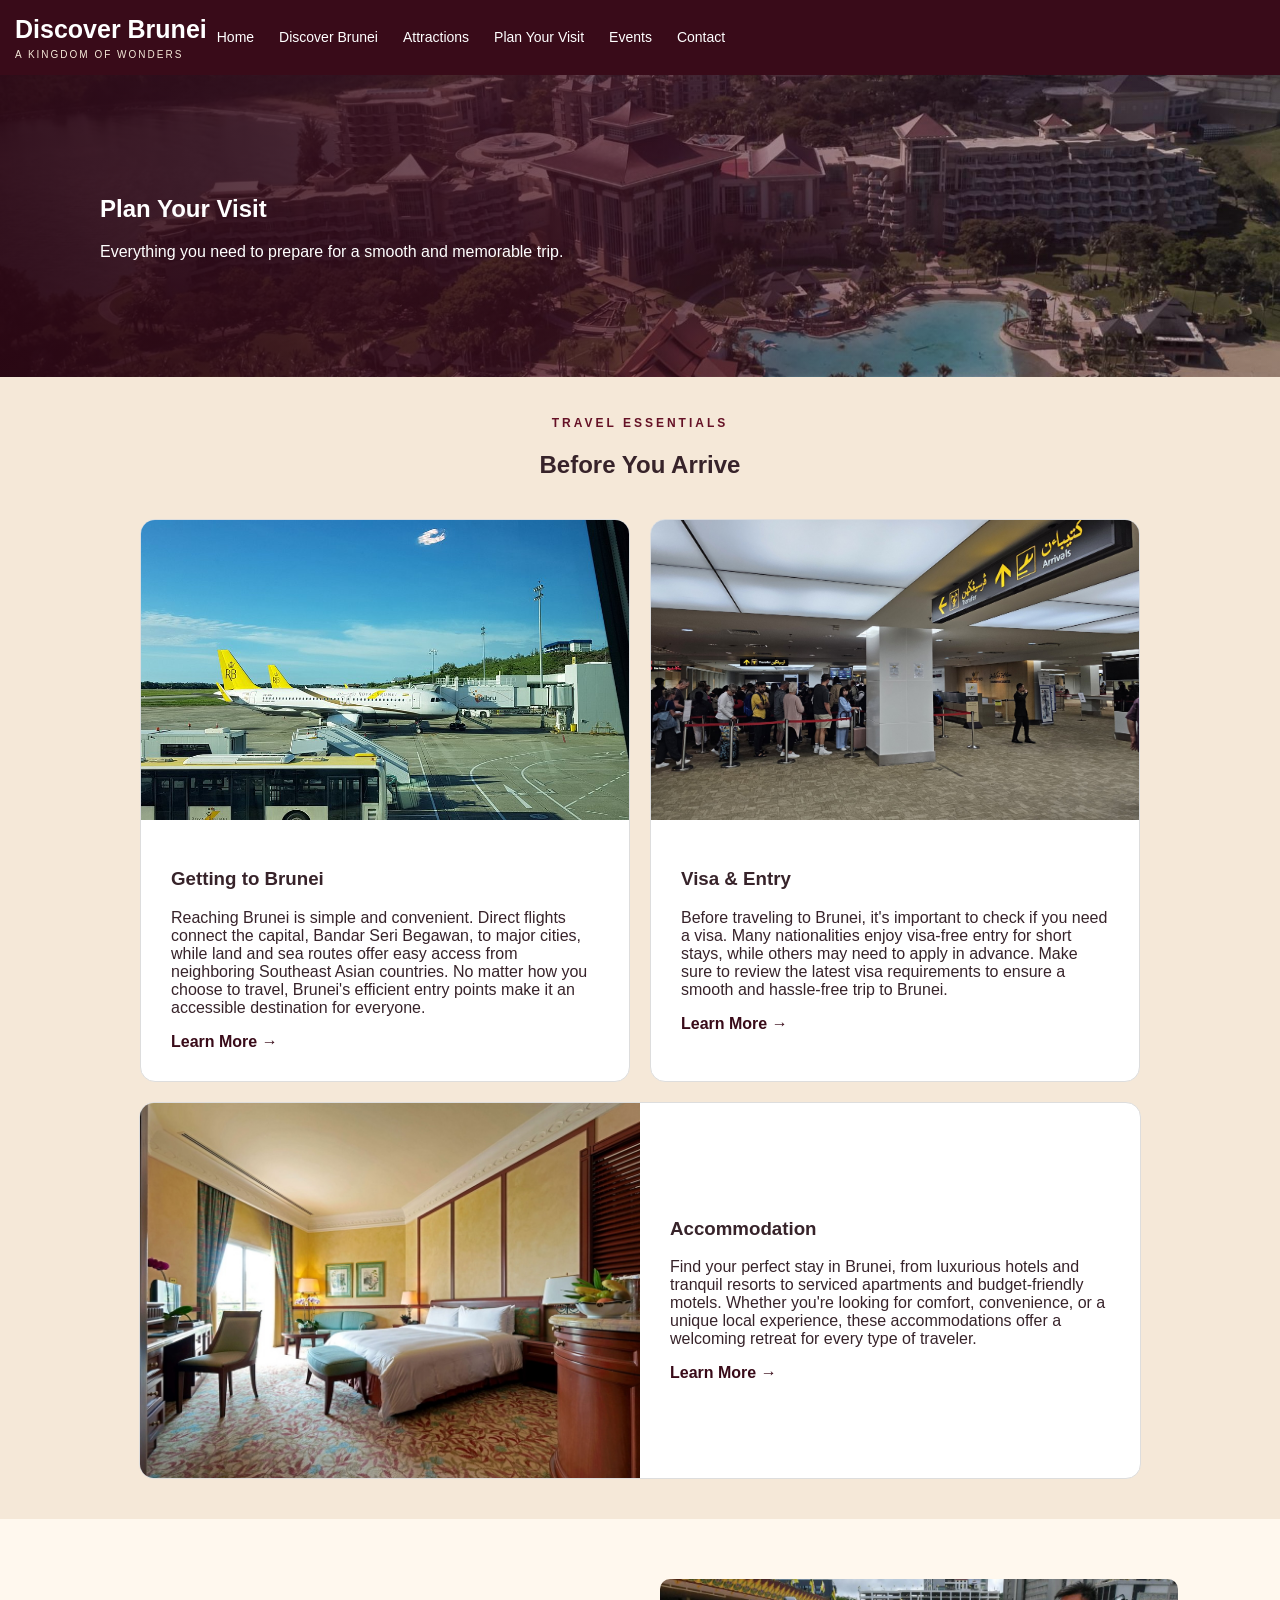
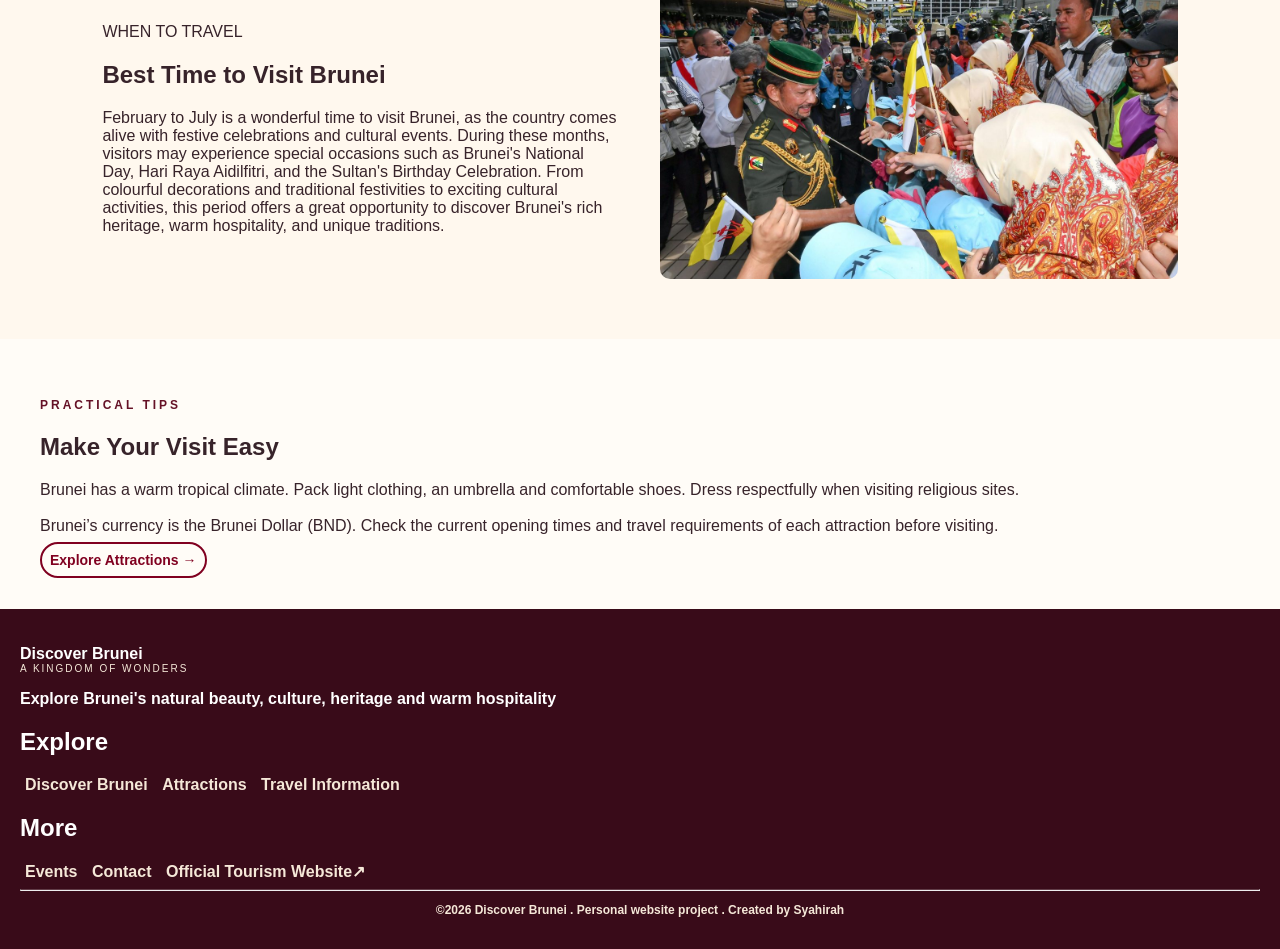
<file: plan.html>
<!DOCTYPE html>
<html lang="en">
<head>
    <meta charset="UTF-8">
    <meta name="viewport" content="width=device-width, initial-scale=1.0">
    <title>Discover Brunei</title>
    <link rel="stylesheet" href="style.css">
    <script src="script.js" defer></script>
</head>
<body>
    <header>
        <p>Discover Brunei<small>A KINGDOM OF WONDERS</small></p>
        
        <input type="checkbox" id="menu-toggle" aria-label="Toggle navigation menu">
        <label for="menu-toggle" class="hamburger">☰</label>
        
        <nav class="main-nav">
            <a href="index.html">Home</a>
            <a href="about.html">Discover Brunei</a>
            <a href="attraction.html">Attractions</a>
            <a href="plan.html">Plan Your Visit</a>
            <a href="event.html">Events</a>
            <a href="contact.html">Contact</a>
        </nav>
    </header>
    <main>

        <section class="Plan-Your-Visit">
            <h1>Plan Your Visit</h1>
            <p>Everything you need to prepare for a smooth and memorable trip.</p>
        </section>

        <section class="before-arrive">
            <p><small>TRAVEL ESSENTIALS</small></p>
            <h2>Before You Arrive</h2>
            
            <div class="before-container">
                
                <article class="before-card">
                    <img src="images/RBA-plane.jpg" alt="rba plane">
                    <div class="before-caption">
                        <h3>Getting to Brunei</h3>
                        <p>Reaching Brunei is simple and convenient. Direct flights connect the capital, Bandar Seri Begawan, to major cities, while land and sea routes offer easy access from neighboring Southeast Asian countries. No matter how you choose to travel, Brunei's efficient entry points make it an accessible destination for everyone.</p>
                        <a href="https://www.flyroyalbrunei.com/brunei/en/book-manage/book-flight/" target="_blank" rel="noopener noreferrer" class="link">Learn More →</a>
                    </div>
                </article>

                <article class="before-card">
                    <img src="images/aiport-line.jpeg" alt="airport immigration line at the airport">
                    <div class="before-caption">
                        <h3>Visa & Entry</h3>
                        <p>Before traveling to Brunei, it's important to check if you need a visa. Many nationalities enjoy visa-free entry for short stays, while others may need to apply in advance. Make sure to review the latest visa requirements to ensure a smooth and hassle-free trip to Brunei.</p>
                        <a href="https://www.mfa.gov.bn/Pages/Visa-Information.aspx" target="_blank" rel="noopener noreferrer" class="link">Learn More →</a>
                    </div>
                </article>

            </div>

            <article class="accommodation">
                <img src="images/hotel-room.jpg" alt="one of the top hotel room in brunei">
                <div class="before-caption">
                    <h3>Accommodation</h3>
                    <p>Find your perfect stay in Brunei, from luxurious hotels and tranquil resorts to serviced apartments and budget-friendly motels. Whether you're looking for comfort, convenience, or a unique local experience, these accommodations offer a welcoming retreat for every type of traveler.</p>
                    <a href="https://www.booking.com/country/bn.en.html" target="_blank" rel="noopener noreferrer" class="link">Learn More →</a>
                </div>
            </article>
        </section>
        
        <section class="best-time">
            <div class="best-text">
                <p class="yellow">WHEN TO TRAVEL</p>
                <h2>Best Time to Visit Brunei</h2>
                <p>February to July is a wonderful time to visit Brunei, as the country comes alive with festive celebrations and cultural events. During these months, visitors may experience special occasions such as Brunei's National Day, Hari Raya Aidilfitri, and the Sultan's Birthday Celebration. From colourful decorations and traditional festivities to exciting cultural activities, this period offers a great opportunity to discover Brunei's rich heritage, warm hospitality, and unique traditions.</p>
            </div>
            <div class="best-img">
                <img src="images/national-celebration.jpg" alt="National celebration in Brunei">
            </div>
        </section>

        <section class="practical-tips">
            <p><small>PRACTICAL TIPS</small></p>
            <h2>Make Your Visit Easy</h2>
            <p>
                Brunei has a warm tropical climate. Pack light clothing, an umbrella and comfortable shoes. Dress respectfully when visiting religious sites.
                <br><br>
                Brunei’s currency is the Brunei Dollar (BND). Check the current opening times and travel requirements of each attraction before visiting.
            </p>
            <a class="Explorebtn" href="attraction.html">Explore Attractions →</a>
        </section>

    </main>
    <footer>
        <p>Discover Brunei<small>A KINGDOM OF WONDERS</small></p>
        <p>Explore Brunei's natural beauty, culture, heritage and warm hospitality</p>
        <h2>Explore</h2>
        <a href="about.html">Discover Brunei</a>
        <a href="attraction.html">Attractions</a>
        <a href="plan.html">Travel Information</a>
        <br>
        <h2>More</h2>
        <a href="event.html">Events</a>
        <a href="contact.html">Contact</a>
        <a href="https://www.bruneitourism.com/">Official Tourism Website↗</a>

        <hr>

        <p class="copyright">&copy;2026 Discover Brunei . Personal website project . Created by Syahirah</p>
    </footer>
</body>
</html>
</file>
<file: style.css>
body {
    margin: 0;
    background-color: #FFF8ED;;
    color: #37232A;
    font-family: Arial, sans-serif;
}

section {
    padding: 20px;
}

/* Small section labels */

section p small {
    color: #651126;
    font-size: 12px;
    letter-spacing: 3px;
    font-weight: bold;
}

/*header and nav*/

header {
    background-color:  #390B19;
    color: #FFFFFF;
    display: flex;
    align-items: center;
    gap: 10px;
    padding: 15px;
}

header p {
    font-size: 25px;
    font-weight: bold;
    margin: 0;
}

header small {
    display: block;
    font-size: 10px;
    font-weight: normal; /*because the rest of the small is bold*/
    letter-spacing: 2px;
    margin-top: 5px;
    color: #F5E8D8;
}

nav {
    display: flex;
    align-items: center;
    flex-wrap: wrap;
    gap: 25px;
}

nav a {
    color: #FFFFFF;
    font-size: 14px;
    padding: 10px 0;
    text-decoration: none;
    border-bottom: 2px solid transparent;
}

nav a:hover {
    color: #F5E8D8;
    border-bottom-color: #F5E8D8;
}

/*button*/

.btn {
    background-color: #800020;
    color: #ffffff;
    padding: 10px;
    border-radius: 50px;
    font-size: 14px;
    font-weight: bold;
    text-decoration: none;
}

.btn:hover {
    background-color: #390B19;
}

.plan-btn {
  border-radius: 50px;
  padding: 8px;
  border: 2px solid #FFFFFF;
  color: #FFFFFF;
  font-size: 14px;
    font-weight: bold;
    text-decoration: none;
}

.plan-btn:hover {
    background-color: #FFFFFF;
    color: #651126;
}

.Explorebtn {
  border-radius: 50px;
  padding: 8px;
  border: 2px solid #800020;
  color: #800020;
  font-size: 14px;
    font-weight: bold;
    text-decoration: none;
}

.Explorebtn:hover {
    border: 2px solid #390B19;
    color: #390B19;
}

/*banner*/
.DiscoverBrunei {
    padding: 100px;

    background:
        linear-gradient(
            90deg,
            rgba(45, 7, 20, 0.90) 0%,
            rgba(65, 12, 29, 0.65) 45%,
            rgba(65, 12, 29, 0.10) 100%
        ),
        url("images/soas\ banner.jpg");
    background-size: cover;
    background-position: center;
    color: #FFFFFF;
}

.DiscoverBrunei p small, .flexbox p small {
    color: #F5E8D8;
}

/*grid box*/

.gridbox {
    background-color: #FFF8ED;
    justify-content: center;
    align-items: center;
    text-align: center;
}

.gridbox p {
    color: #705D61;
}

.gridbox-container {
    margin: 20px;
    display: grid;
    grid-template-columns: repeat(4, minmax(0, 1fr));
    gap: 20px;
}

.grid-box {
    background-color: #FFFCF7;
    border: 1px solid #E8D3BF;
    border-radius: 15px;
    padding: 20px;
}

.grid-box:hover {
    transform: scale(1.025);
}

.grid-card h3 {
    color: #651126;
}

.grid-card p {
    color: #705D61;
}

/*flexbox (featured attraction)*/

.flexbox {
    /*background-image: linear-gradient(rgba(0,0,0,0.5), rgba(0,0,0,0.5)), url('images/tenunan_sukmaindera.jpg');*/
    background-color: #651126;
    padding: 40px 50px;
    color: #FFFFFF;
    text-align: center;
}

.flexbox a {
    display: block;
    width: fit-content;
    margin: 15px 0 0 auto;
    color: #F5E8D8;
    text-decoration: none;
    font-weight: bold;

}

.flexbox a:hover {
    color: #FFFFFF;
    text-decoration: underline;
}

.flexbox-container {
    display: flex;
    justify-content: center;
    gap: 20px;
    flex-wrap: wrap;
    padding: 20px;
}

.flexbox-card {
    background-color: #FFFCF7;
    width: 300px;
    border-radius: 15px;
    overflow: hidden;
    text-align: left;
}

.flexbox-card:hover {
    transform: scale(1.025);
}

.flexbox-card img {
    width: 100%;
    height: 230px;
    object-fit: cover;
}

.flexbox-caption {
    padding: 20px;
}

.flexbox-caption h3 {
    color: #651126;
}

.flexbox-caption p {
    color: #705D61;
}

/*intro about brunei*/

.about-brunei {
    background-color: #F5E8D8;
    align-content: center;
    padding: 20px;
    display: grid;
    grid-template-columns: 1fr 1fr;
}

.about-brunei p {
    color: #705D61;
}

.about-brunei .btn {
    width: fit-content;
}

.caption {
    padding: 20px;
}

.about-brunei img {
    grid-column: 2;
    width: 100%;
    height: auto;
    object-fit: cover;
    border-radius: 25px;
    box-shadow: 0 8px 25px rgba(57, 11, 25, 0.10);;
}

/*footer*/

footer {
    background-color: #390B19;
    padding: 20px;
    font-weight: bold;
    gap: 1px;
    color: white;
}

footer small {
    display: block;
    color: #F5E8D8;
    font-size: 10px;
    font-weight: normal;
    letter-spacing: 2px;
}

footer h2 {
    color: #FFFFFF;
}

footer a {
    color: #F5E8D8;
    text-decoration: none;
    padding: 5px;
}

footer a:hover {
    color: #FFFFFF;
    text-decoration: underline;
}

footer hr {
    border-top: 1px solid rgba(255, 255, 255, 0.2);
}

.copyright {
    color: #F5E8D8;
    font-size: 12px;
    text-align: center;
}
 
/*quick facts*/

.gridbox.facts {
    background-color: #F5E8D8;
    margin: 0;
    padding: 10px;
}

.gridbox.facts .gridbox-container {
    display: flex;
    flex-wrap: wrap;
    justify-content: center;
    gap: 20px;
}

.gridbox.facts .grid-box {
    flex: 1 1 200px;
    background-color: #FFFCF7;
    border: 1px solid #E8D3BF;
    border-radius: 15px;
    padding: 30px 20px;
}

.gridbox.facts h3 {
    color: #651126;
}

.gridbox.facts p {
    color: #705D61;
}

/*map*/

/* District Map */
.district-map {
    text-align: center;
    padding: 40px 20px;
}

.district-map h1,
.district-map h2,
.district-map p {
    text-align: center;
    margin-left: auto;
    margin-right: auto;
}

.district-map svg {
    display: block;
    width: 500px;
    max-width: 100%;
    height: auto;
    margin: 20px auto;
}

/*traditional food*/

.flexbox.food{
    background-color: #FFFCF7;
    border: 2px solid #ddd;
    text-align: center;
}

.flexbox.food small {
    color: #A65D67;
    letter-spacing: 2px;
}

.flexbox.food h1 {
    color: #651126;
}

.flexbox.food p {
    color: #705D61;
}

/*the seven puak*/

.puak {
    text-align: center;
}

.seven-puak {
    background-color: #FFF8EE;
    padding: 10px;
}

.tab {
    display: flex;
    background-color: #F5E8D8;
    border: 1px solid #D8C7BB;
    border-radius: 10px 10px 0 0;
    overflow-x: auto;
    scrollbar-width: none;
}

.tab button {
    flex: 1;
    min-width: 110px;
    padding: 10px;
    background-color: transparent;
    color: #390B19;
    border: none;
    cursor: pointer;
    font-weight: bold;
    text-align: center;
}

.tab button:hover {
    background-color: #E8C6C9;
}

.tab button.active {
    background-color: #651126;
    color: white;
}

.tabcontent {
    display: none;
    align-items: center;
    gap: 30px;
    padding: 10px;
    background-color: #FFFCF7;
    border: 1px solid #D8C7BB;
    border-top: none;
    border-radius: 0 0 20px 20px;
    min-height: 400px;
}

.tabcontent img {
    width: 50%;
    height: 350px;
    object-fit: contain;
}


/*attraction page banner*/
.Attractions {
    padding: 100px;

    background:
        linear-gradient(
            90deg,
            rgba(45, 7, 20, 0.90) 0%,
            rgba(65, 12, 29, 0.65) 45%,
            rgba(65, 12, 29, 0.10) 100%
        ),
        url("images/kampong\ ayer.jpg");
    background-size: cover;
    background-position: center;
    color: #FFFFFF;
}

/*attraction page gallery*/

.grid-gallery {
    text-align: center;
}

/*filter button - attraction page*/

#myBtnContainer {
    display: flex;
    flex-wrap: wrap;
    justify-content: center;
    gap: 12px;
    margin-bottom: 35px;
}

.filterBtn {
    background-color: #FFF8ED;
    color: #651126;
    border: 1px solid #E8D3BF;
    padding: 15px;
    border-radius: 50px;
    font-weight: bold;
    cursor: pointer;
}

.filterBtn:hover {
    border-color: #651126;
}

.filterBtn.active {
    background-color:#651126;
    color: white;
}

/*plan page*/
.Plan-Your-Visit {
    padding: 100px;
    background:
        linear-gradient(
            90deg,
            rgba(45, 7, 20, 0.90) 0%,
            rgba(65, 12, 29, 0.65) 45%,
            rgba(65, 12, 29, 0.10) 100%
        ),
        url("images/empire\ landscape.jpeg");
    background-size: cover;
    background-position: center;
    color: #FFFFFF;
}

.before-arrive {
    background-color: #F5E8D8;
    text-align: center;
}

.before-container {
    display: flex;
    gap: 20px;
    max-width: 1000px;
    margin: 40px auto 20px;
}

.before-card {
    flex: 1;
    min-width: 0;
    border: 1px solid #ddd;
    border-radius: 15px;
    overflow: hidden;
    background-color: #fff;
}

.before-card img {
    width: 100%;
    height: 300px;
    object-fit: cover;
    display: block;
}

.before-caption {
    padding: 30px;
    text-align: left;
}

.accommodation {
    display: flex;
    align-items: center;
    max-width: 1000px;
    margin: 20px auto;
    border: 1px solid #ddd;
    border-radius: 15px;
    overflow: hidden;
    background-color: #fff;
}

.accommodation img {
    width: 50%;
    object-fit: cover;
}

.accommodation .before-caption {
    flex: 1;
    text-align: left;
}

.before-card a, .accommodation a {
    text-decoration: none;
    font-weight: bold;
    color: #390B19;
}

.before-card a:hover, .accommodation a:hover {
    color: #A65D67;
}


/*flex - best time to visit*/

.best-time {
    display: flex;
    align-items: center;
    gap: 40px;
    padding: 60px 8%;
    background-color: #FFF8EE;
}

.best-text {
    flex: 1;
    min-width: 0;
    text-align: left;
}

.best-img {
    flex: 1;
    min-width: 0;
}

.best-img img {
    width: 100%;
    height: 300px;
    object-fit: cover;
    object-position: center;
    border-radius: 10px;
    display: block;
}

.practical-tips {
    background-color: #FFFCF7;
    padding: 40px;
}

/*Events & Celebrations*/
.Events-Celebrations {
    padding: 100px;
    background:
        linear-gradient(
            90deg,
            rgba(45, 7, 20, 0.90) 0%,
            rgba(65, 12, 29, 0.65) 45%,
            rgba(65, 12, 29, 0.10) 100%
        ),
        url("images/istana.jpg");
    background-size: cover;
    background-position: center;
    color: #FFFFFF;
}

.festivals-gallery {
    text-align: center;
}

/*events gallery*/

.festivals-gallery small {
    color: #A65D67;
    letter-spacing: 2px;;
}

.festivals-gallery h1 {
    color: #651126;
}

.festivals-gallery .flexbox-card {
    text-align: left;
}

/*date tagging - event page*/

.festivals-gallery .tags {
    background-color:#65112680;
    color: #37232A;
    padding: 5px;
    border-radius: 50px;
    font-weight: bold;
    text-decoration: none;
}


/*section - link to brunei tourism*/

.confirmed-event {
    background-color: #FFFCF7;
    text-align: center;
    padding: 50px;
}

/*contact page*/
.ContactUs {
       padding: 50px;
    background:
        linear-gradient(
            90deg,
            rgba(45, 7, 20, 0.90) 0%,
            rgba(65, 12, 29, 0.65) 45%,
            rgba(65, 12, 29, 0.10) 100%
        ),
        url("images/soas\ banner.jpg");
    background-size: cover;
    background-position: center;
    color: #FFFFFF;
}
/*enquiry section*/

.enquiry h1 {
    color: #651126;
}

.enquiry {
    display: flex;
    flex-direction: row;
    padding: 20px;
}

.contact-form {
    flex: 1;
}

.location {
    flex: 1;
}

/*form*/
.contact-form {
    padding: 50px;
}

.enquiry label {
    color: #37232A;
    font-weight: bold;
}

.enquiry input,
.enquiry select,
.enquiry textarea {
    width: 100%;
    box-sizing: border-box;
    margin: 15px 0;
    padding: 10px;
    background-color: #FFFCF7;
    color: #37232A;
    border: 1px solid #E8D3BF;
    border-radius: 15px;
}

.enquiry textarea {
    height: 150px;
}

.enquiry input::placeholder,
.enquiry textarea::placeholder {
    color: #705D61;
}

.enquiry input:focus,
.enquiry select:focus,
.enquiry textarea:focus {
    outline: none;
    border-color: #A65D67;
    box-shadow: 0 0 0 3px #a5475525;
}

.location {
    padding: 50px;
}

.location iframe {
    width: 100%;
    height: 350px;
}


/* Brunei SVG Map */
.district-map svg {
    display: block;
    width: 500px;
    max-width: 100%;
    height: auto;
    margin: 20px auto;
}

#features path {
    stroke: white;
    stroke-width: 2;
    cursor: pointer;

}

#BNBM {
    fill: #651126;
}

#BNTU {
    fill: #A54755;
}

#BNBE {
    fill: #C77D87;
}

#BNTE {
    fill: #8D3049;
}

#features a:hover path {
    fill: #E8B6BE;
}

.grid-card i {
    font-size: 30px;
    color: #651126;
}

/*hidden nav hbgr button*/

#menu-toggle {
    position: absolute;
    opacity: 0;
    width: 1px;
    height: 1px;
}

.hamburger {
    display: none;
    font-size: 28px;
    color: white;
    cursor: pointer;
    margin-left: auto;
}

#menu-toggle:focus-visible + .hamburger {
    outline: 2px solid white;
    outline-offset: 5px;
}

/*responsiveness*/

@media screen and (max-width: 768px) {

    body {
        overflow-x: hidden;
    }

header {
    display: flex;
    align-items: center;
    justify-content: space-between;
    padding: 15px 20px;
    position: relative;
    z-index: 1000;
}

.hamburger {
    display: block;
    font-size: 28px;
    color: white;
    cursor: pointer;
    margin-left: auto;
}

.main-nav {
    display: none;
    position: absolute;
    top: 100%;
    left: 0;
    width: 100%;
    box-sizing: border-box;
    background-color: #390B19;
    flex-direction: column;
    align-items: stretch;
    gap: 0;
    z-index: 1001;
}

#menu-toggle:checked ~ .main-nav {
    display: flex;
}

.main-nav a {
    display: block;
    padding: 15px 20px;
    color: white;
    border-bottom: 1px solid #ffffff30;
    text-decoration: none;
}

.main-nav a:hover {
    background-color: #651126;
}

  .DiscoverBrunei, .Attractions, .Plan-Your-Visit,
    .Events-Celebrations, .ContactUs {
        padding: 55px 20px;
    }

    .gridbox-container {
        display: grid;
        grid-template-columns: repeat(2, minmax(0, 1fr));
        gap: 15px;
        margin: 15px 0;
    }

    .grid-box {
        padding: 20px;
    }

    .about-brunei {
        grid-template-columns: 1fr;
        gap: 20px;
        padding: 20px;
    }

    .about-brunei img {
        grid-column: 1;
        width: 100%;
        height: auto;
    }

    .caption {
        padding: 10px;
    }

    .district-map svg {
        width: 100%;
        max-width: 500px;
        height: auto;
    }

    /*seven puak*/
    .seven-puak {
        padding: 20px 10px;
    }

    .tab button {
        flex: 0 0 auto;
    }

    .tabcontent {
        flex-direction: column;
        gap: 15px;
        padding: 20px;
        min-height: 0;
    }

    .tabcontent img {
        flex: none;
        width: 100%;
        height: 250px;
    }

        /*attractions filters*/
    #myBtnContainer {
        gap: 5px;
    }

    .filterBtn {
        padding: 10px 10px;
    }

    .before-container {
        flex-direction: column;
        max-width: 500px;
        margin: 20px auto;
    }

    .before-card {
        width: 100%;
        box-sizing: border-box;
    }

    .before-card img {
        height: 230px;
    }

    .before-caption {
        padding: 20px;
    }

    .accommodation {
        flex-direction: column;
        max-width: 500px;
    }

    .accommodation img {
        width: 100%;
        height: 230px;
        object-fit: cover;
    }

    .accommodation .before-caption {
        width: 100%;
        box-sizing: border-box;
    }

    .best-time {
        flex-direction: column;
        padding: 40px 20px;
        gap: 20px;
    }

    .best-text,
    .best-img {
        width: 100%;
    }

    .best-img img {
        width: 100%;
        height: 250px;
    }

    .enquiry {
        flex-direction: column;
        padding: 20px;
    }

    .contact-form,
    .location {
        width: 100%;
        padding: 20px 0;
        box-sizing: border-box;
    }

    .enquiry input,
    .enquiry select,
    .enquiry textarea {
        width: 100%;
        box-sizing: border-box;
    }

    .location iframe {
        width: 100%;
        height: 300px;
    }
}
</file>
